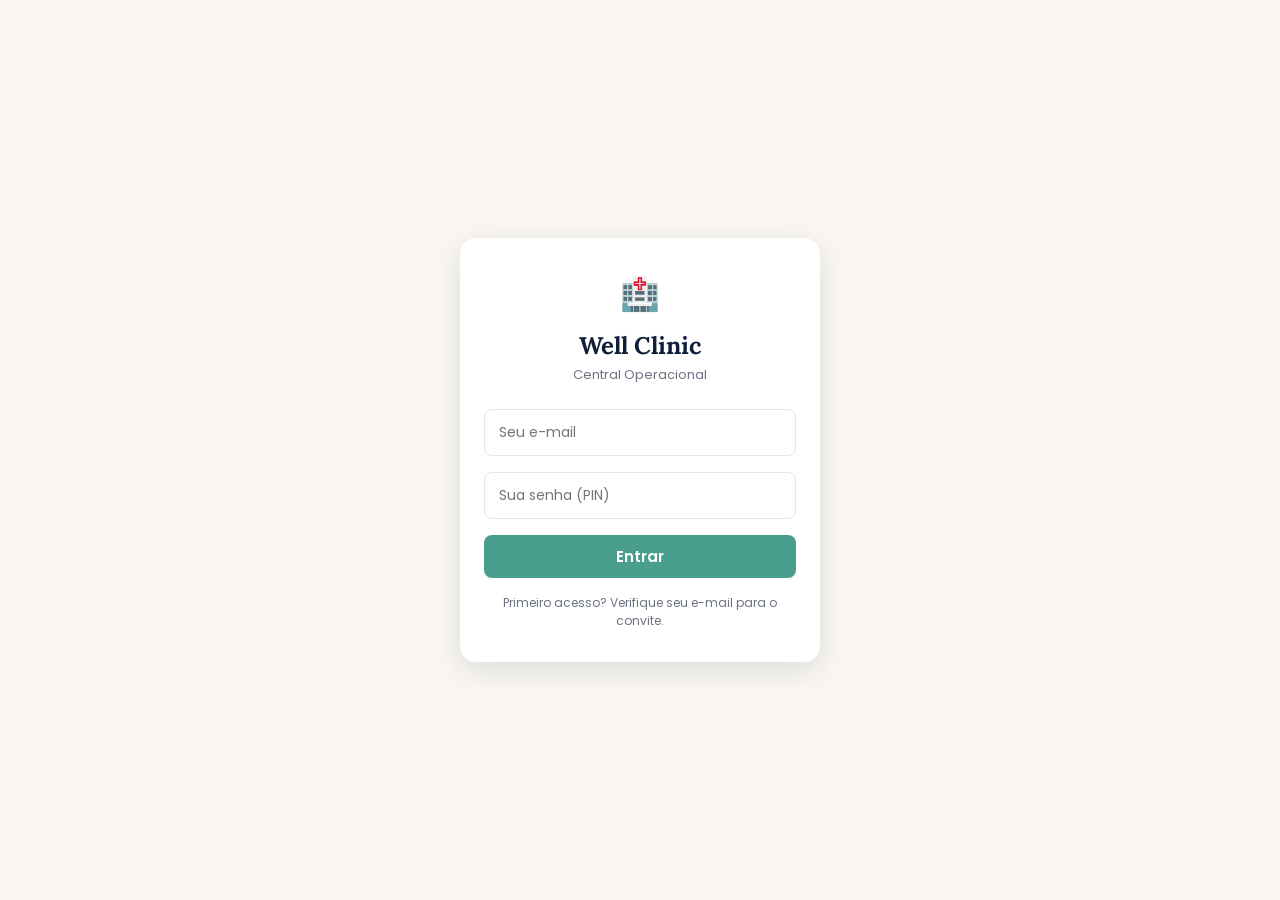
<file: index.html>
<!DOCTYPE html>
<html lang="pt-BR">
<head>
  <meta charset="UTF-8">
  <meta name="viewport" content="width=device-width, initial-scale=1.0">
  <meta http-equiv="Cache-Control" content="no-cache, no-store, must-revalidate">
  <title>Well Clinic Central</title>
  <link rel="stylesheet" href="css/wellclinic.css">
  <style>
    /* ── Estilos específicos do Portal Hub ── */
    .hub-welcome {
      font-family: var(--font-titulo);
      font-size: 18px;
      font-weight: 600;
      color: var(--azul);
      margin-bottom: 4px;
    }
    .hub-date {
      font-size: 13px;
      color: var(--cinza-texto);
      margin-bottom: 20px;
    }
    .hub-section-title {
      font-size: 12px;
      font-weight: 700;
      text-transform: uppercase;
      letter-spacing: 1px;
      color: var(--cinza-texto);
      margin-bottom: 12px;
    }
    .module-grid {
      display: flex;
      flex-direction: column;
      gap: 12px;
    }
    .module-link {
      text-decoration: none;
      color: inherit;
    }
    .module-card {
      display: flex;
      align-items: center;
      gap: 14px;
    }
    .module-arrow {
      margin-left: auto;
      color: var(--cinza-leve);
      font-size: 18px;
      transition: var(--transition);
    }
    .wc-card--interactive:hover .module-arrow {
      color: var(--dourado);
      transform: translateX(3px);
    }
    .hub-footer {
      text-align: center;
      padding: 24px 0;
      font-size: 11px;
      color: var(--cinza-texto);
    }
    .hub-footer a {
      color: var(--dourado);
      text-decoration: none;
    }
    .btn-logout {
      background: none;
      border: none;
      color: rgba(255,255,255,.7);
      font-size: 12px;
      cursor: pointer;
      padding: 4px 8px;
    }
    .btn-logout:hover { color: var(--dourado-claro); }
  </style>
</head>
<body>

  <!-- Auth overlays (loading, login, register) -->
  <div class="wc-loading" id="wcLoading">
    <div class="wc-loading__spinner"></div>
    <div class="wc-loading__text">Carregando...</div>
  </div>
  <div class="wc-login" id="wcLogin">
    <div class="wc-login__box">
      <div style="font-size:32px;margin-bottom:12px;">🏥</div>
      <div class="wc-login__title">Well Clinic</div>
      <div class="wc-login__subtitle">Central Operacional</div>
      <div class="wc-form-group">
        <input type="email" id="loginEmail" class="wc-input" placeholder="Seu e-mail" autocomplete="email">
      </div>
      <div class="wc-form-group">
        <input type="password" id="loginPin" class="wc-input" placeholder="Sua senha (PIN)" autocomplete="current-password" inputmode="numeric">
      </div>
      <button class="wc-btn wc-btn--primary wc-btn--full wc-btn--lg" id="btnLogin">Entrar</button>
      <div id="loginError" class="wc-text-sm wc-mt-8" style="color:var(--vermelho);display:none;"></div>
      <div class="wc-text-sm wc-text-muted wc-mt-16">Primeiro acesso? Verifique seu e-mail para o convite.</div>
    </div>
  </div>
  <div class="wc-register" id="wcRegister">
    <div class="wc-login__box">
      <div style="font-size:32px;margin-bottom:12px;">👋</div>
      <div class="wc-login__title">Bem-vindo!</div>
      <div class="wc-login__subtitle" id="registerSubtitle">Configure seu acesso</div>
      <div class="wc-form-group">
        <label class="wc-label">Como quer ser chamado?</label>
        <input type="text" id="registerApelido" class="wc-input" placeholder="Ex: Jonatã, Dra. Jaque, Gabi...">
      </div>
      <div class="wc-form-group">
        <label class="wc-label">Crie uma senha (4+ dígitos)</label>
        <input type="password" id="registerPin" class="wc-input" placeholder="Sua senha" inputmode="numeric">
      </div>
      <div class="wc-form-group">
        <label class="wc-label">Confirme a senha</label>
        <input type="password" id="registerPinConfirm" class="wc-input" placeholder="Repita a senha" inputmode="numeric">
      </div>
      <button class="wc-btn wc-btn--primary wc-btn--full wc-btn--lg" id="btnRegister">Criar Acesso</button>
      <div id="registerError" class="wc-text-sm wc-mt-8" style="color:var(--vermelho);display:none;"></div>
    </div>
  </div>

  <!-- Conteúdo principal (escondido até autenticar) -->
  <div id="appContent" class="wc-hidden">

    <div class="wc-hero">
      <div class="wc-hero-top">
        <span class="wc-hero-brand">
          <span class="brand-icon" style="background:rgba(255,255,255,.1);display:flex;align-items:center;justify-content:center;font-size:16px;">🏥</span>
          Well Clinic Central
        </span>
        <button class="btn-logout" id="btnLogout">Sair ↗</button>
      </div>
      <div class="wc-hero-title" id="heroTitle">Olá!</div>
      <div class="wc-hero-subtitle" id="heroSubtitle"></div>
    </div>

    <div class="wc-container">
      <div class="hub-date" id="hubDate"></div>
      <div class="hub-section-title">Módulos</div>
      <div class="module-grid" id="moduleGrid"></div>

      <div class="hub-footer">
        <div>Well Clinic Central v2.0</div>
        <div class="wc-mt-8">Desenvolvido por <a href="#">Jonatã Schneider</a></div>
      </div>
    </div>
  </div>

  <!-- Scripts compartilhados -->
  <script src="js/config.js"></script>
  <script src="js/api.js"></script>
  <script src="js/auth.js"></script>
  <script src="js/ui.js"></script>

  <script>
    // ════════════════════════════════════════
    // PORTAL HUB — Lógica da página
    // ════════════════════════════════════════

    document.addEventListener('DOMContentLoaded', async () => {
      WC.api.init();
      WC.ui.bindAuthEvents();

      const result = await WC.auth.init();
      if (!result.authenticated) return;

      // Mostrar app
      document.getElementById('appContent').classList.remove('wc-hidden');
      renderHub();
    });

    function renderHub() {
      const user = WC.auth.getUser();
      const displayName = WC.auth.getDisplayName();

      // Hero
      document.getElementById('heroTitle').textContent = `Olá, ${displayName}!`;
      document.getElementById('heroSubtitle').textContent = `${user.cargo} • ${user.equipe}`;

      // Data
      document.getElementById('hubDate').textContent = WC.ui.capitalize(WC.ui.formatDate());

      // Módulos
      const grid = document.getElementById('moduleGrid');
      grid.innerHTML = '';

      Object.entries(WC.config.MODULES).forEach(([key, mod], i) => {
        // Verificar acesso por perfil
        if (mod.perfil && !WC.auth.hasProfile(mod.perfil)) return;

        const card = document.createElement('a');
        card.href = mod.page;
        card.className = 'module-link';
        card.innerHTML = `
          <div class="wc-card wc-card--interactive wc-animate-in" style="animation-delay:${i * 0.05}s">
            <div class="module-card">
              <div class="wc-card__icon wc-card__icon--${mod.color}">${mod.icon}</div>
              <div>
                <div class="wc-card__title">${mod.title}</div>
              </div>
              <span class="module-arrow">›</span>
            </div>
          </div>
        `;
        grid.appendChild(card);
      });

      // Logout
      document.getElementById('btnLogout').addEventListener('click', () => {
        WC.auth.logout();
      });
    }
  </script>
</body>
</html>
</file>
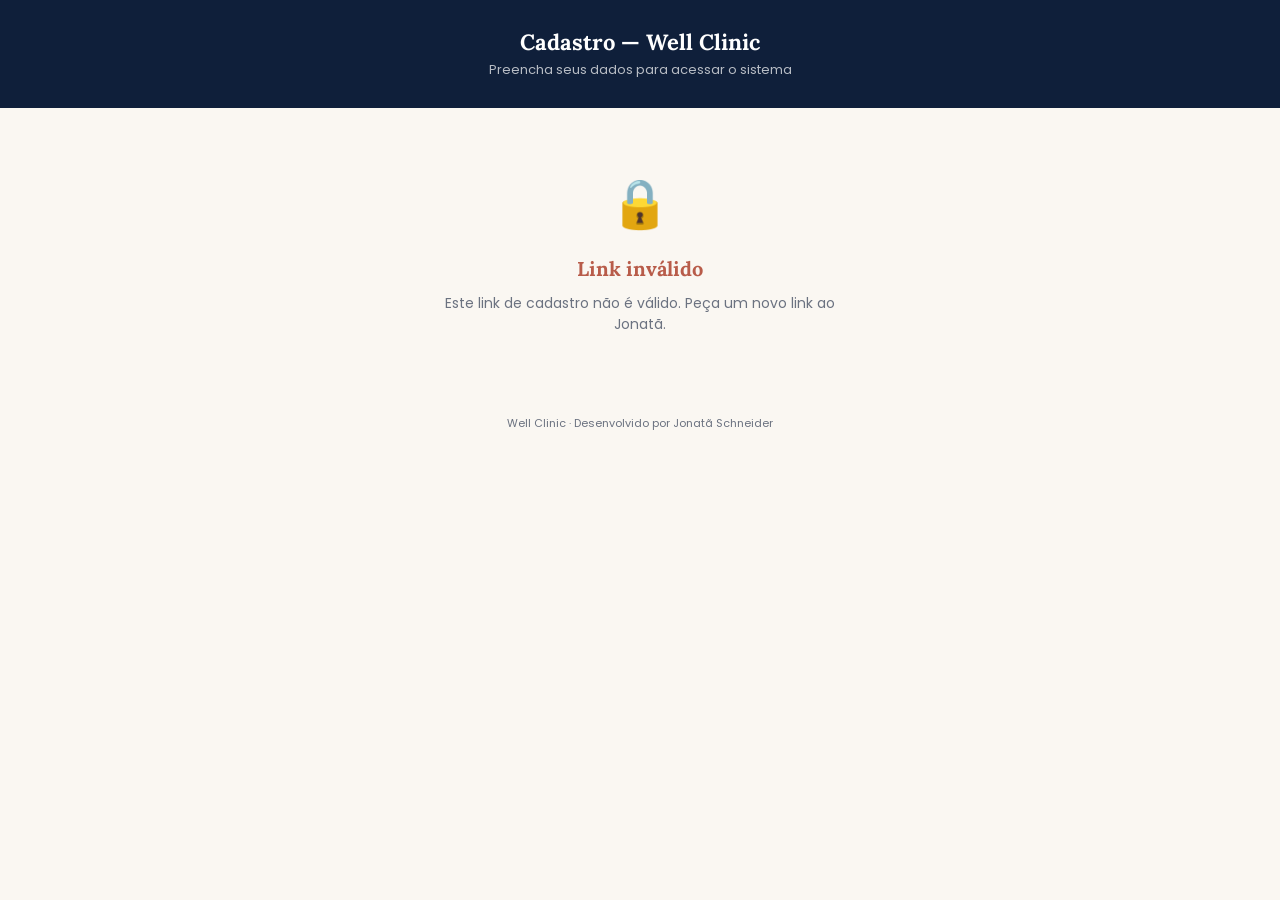
<file: cadastro.html>
<!DOCTYPE html>
<html lang="pt-BR">
<head>
  <meta charset="UTF-8">
  <meta name="viewport" content="width=device-width, initial-scale=1.0, maximum-scale=1.0, user-scalable=no">
  <title>Cadastro — Well Clinic Central</title>
  <link rel="preconnect" href="https://fonts.googleapis.com">
  <link href="https://fonts.googleapis.com/css2?family=Lora:wght@400;600;700&family=Poppins:wght@300;400;500;600;700&display=swap" rel="stylesheet">
  <style>
    :root {
      --azul: #0F1F3A;
      --dourado: #A0896C;
      --verde: #4A9E8E;
      --marfim: #FAF7F2;
      --grafite: #2D2D3A;
      --terra: #B85C4A;
      --cinza-leve: #E8E4DF;
      --cinza-texto: #6B7280;
      --branco: #FFFFFF;
    }
    * { margin: 0; padding: 0; box-sizing: border-box; }
    body {
      font-family: 'Poppins', sans-serif;
      background: var(--marfim);
      color: var(--grafite);
      min-height: 100vh;
      display: flex;
      flex-direction: column;
      align-items: center;
    }
    .header {
      background: var(--azul);
      color: white;
      width: 100%;
      padding: 28px 20px;
      text-align: center;
    }
    .header h1 {
      font-family: 'Lora', serif;
      font-size: 22px;
      font-weight: 700;
      margin-bottom: 4px;
    }
    .header p {
      font-size: 13px;
      opacity: 0.7;
    }
    .container {
      width: 100%;
      max-width: 440px;
      padding: 24px 20px 40px;
    }
    .intro {
      background: var(--branco);
      border-radius: 12px;
      padding: 20px;
      margin-bottom: 20px;
      border: 1px solid var(--cinza-leve);
    }
    .intro p {
      font-size: 14px;
      line-height: 1.6;
      color: var(--cinza-texto);
    }
    .intro strong { color: var(--azul); }
    .form-group {
      margin-bottom: 16px;
    }
    .form-group label {
      display: block;
      font-size: 13px;
      font-weight: 600;
      color: var(--azul);
      margin-bottom: 6px;
    }
    .form-group label .hint {
      font-weight: 400;
      color: var(--cinza-texto);
      font-size: 12px;
    }
    .form-group input {
      width: 100%;
      padding: 14px 16px;
      border: 2px solid var(--cinza-leve);
      border-radius: 10px;
      font-family: 'Poppins', sans-serif;
      font-size: 15px;
      color: var(--grafite);
      background: var(--branco);
      transition: border-color 0.2s;
      -webkit-appearance: none;
    }
    .form-group input:focus {
      outline: none;
      border-color: var(--verde);
    }
    .form-group input::placeholder {
      color: #B0ADA8;
    }
    .pin-row {
      display: flex;
      gap: 12px;
    }
    .pin-row .form-group { flex: 1; }
    .btn-submit {
      width: 100%;
      padding: 16px;
      background: var(--verde);
      color: white;
      border: none;
      border-radius: 10px;
      font-family: 'Poppins', sans-serif;
      font-size: 16px;
      font-weight: 600;
      cursor: pointer;
      margin-top: 8px;
      transition: background 0.2s, transform 0.1s;
    }
    .btn-submit:active { transform: scale(0.98); }
    .btn-submit:disabled {
      background: var(--cinza-leve);
      color: var(--cinza-texto);
      cursor: not-allowed;
    }
    .btn-submit.loading {
      background: var(--cinza-leve);
      color: var(--cinza-texto);
    }
    .error-msg {
      background: rgba(212,100,74,.1);
      color: var(--terra);
      padding: 12px 16px;
      border-radius: 8px;
      font-size: 13px;
      margin-bottom: 16px;
      display: none;
    }
    .success-screen {
      display: none;
      text-align: center;
      padding: 40px 20px;
    }
    .success-screen .check {
      font-size: 64px;
      margin-bottom: 16px;
    }
    .success-screen h2 {
      font-family: 'Lora', serif;
      font-size: 22px;
      color: var(--azul);
      margin-bottom: 12px;
    }
    .success-screen p {
      font-size: 14px;
      color: var(--cinza-texto);
      line-height: 1.6;
      margin-bottom: 24px;
    }
    .btn-login {
      display: inline-block;
      padding: 14px 32px;
      background: var(--azul);
      color: white;
      border-radius: 10px;
      text-decoration: none;
      font-weight: 600;
      font-size: 15px;
    }
    .footer {
      text-align: center;
      padding: 20px;
      font-size: 11px;
      color: var(--cinza-texto);
    }
    .invalid-screen {
      display: none;
      text-align: center;
      padding: 60px 20px;
    }
    .invalid-screen .icon { font-size: 48px; margin-bottom: 16px; }
    .invalid-screen h2 {
      font-family: 'Lora', serif;
      font-size: 20px;
      color: var(--terra);
      margin-bottom: 12px;
    }
    .invalid-screen p { font-size: 14px; color: var(--cinza-texto); }
  </style>
</head>
<body>

  <div class="header">
    <h1>Cadastro — Well Clinic</h1>
    <p>Preencha seus dados para acessar o sistema</p>
  </div>

  <!-- Tela de link inválido -->
  <div class="container invalid-screen" id="invalidScreen">
    <div class="icon">🔒</div>
    <h2>Link inválido</h2>
    <p>Este link de cadastro não é válido. Peça um novo link ao Jonatã.</p>
  </div>

  <!-- Formulário de cadastro -->
  <div class="container" id="formScreen">
    <div class="intro">
      <p>Bem-vindo à <strong>Well Clinic Central</strong> — a plataforma da clínica que reúne todo operacional em um só lugar.</p>
    </div>

    <div class="error-msg" id="errorMsg"></div>

    <form id="cadastroForm" onsubmit="return false;">
      <div class="form-group">
        <label>Nome completo</label>
        <input type="text" id="nome" placeholder="Seu nome completo" required autocomplete="name">
      </div>

      <div class="form-group">
        <label>Apelido <span class="hint">(como quer ser chamado)</span></label>
        <input type="text" id="apelido" placeholder="Ex: Gabi, Schneider, Dr. Robert...">
      </div>

      <div class="form-group">
        <label>Email</label>
        <input type="email" id="email" placeholder="seu@email.com" required autocomplete="email">
      </div>

      <div class="pin-row">
        <div class="form-group">
          <label>PIN <span class="hint">(4 dígitos)</span></label>
          <input type="tel" id="pin" placeholder="••••" maxlength="4" pattern="[0-9]{4}" inputmode="numeric" required>
        </div>
        <div class="form-group">
          <label>Confirmar PIN</label>
          <input type="tel" id="pinConfirm" placeholder="••••" maxlength="4" pattern="[0-9]{4}" inputmode="numeric" required>
        </div>
      </div>

      <button type="submit" class="btn-submit" id="btnSubmit" onclick="submitCadastro()">
        ✓ Criar Minha Conta
      </button>
    </form>
  </div>

  <!-- Tela de sucesso -->
  <div class="container success-screen" id="successScreen">
    <div class="check">✅</div>
    <h2>Cadastro realizado!</h2>
    <p>Sua conta está ativa, <strong id="displayName"></strong>.<br>
    Agora é só fazer login com seu email e PIN.</p>
    <a href="https://jotash24-sys.github.io/wellclinic-central/" class="btn-login">Acessar Well Clinic Central</a>
  </div>

  <div class="footer">
    Well Clinic · Desenvolvido por Jonatã Schneider
  </div>

  <script>
    // ── Config ──
    var API_URL = 'https://script.google.com/macros/s/AKfycbyJqDDH8h5gaybLSk1v11-JOYL-FMvHot1BI9fq1mo5JBMWGyY4E6pG3J7ydN9SWMDUiA/exec';

    // ── Ler parâmetros da URL ──
    var params = new URLSearchParams(window.location.search);
    var registroCode = params.get('code') || '';
    var preEquipe = params.get('equipe') || '';
    var preCargo = params.get('cargo') || '';
    var prePerfil = params.get('perfil') || '';

    // ── Validar código ──
    if (!registroCode) {
      document.getElementById('formScreen').style.display = 'none';
      document.getElementById('invalidScreen').style.display = 'block';
    }

    // ── Enviar cadastro ──
    function submitCadastro() {
      var nome = document.getElementById('nome').value.trim();
      var apelido = document.getElementById('apelido').value.trim();
      var email = document.getElementById('email').value.trim();
      var pin = document.getElementById('pin').value.trim();
      var pinConfirm = document.getElementById('pinConfirm').value.trim();
      var errorEl = document.getElementById('errorMsg');
      var btn = document.getElementById('btnSubmit');

      // Validações
      errorEl.style.display = 'none';

      if (!nome || !email || !pin) {
        showError('Preencha nome, email e PIN.');
        return;
      }

      if (!/^\d{4}$/.test(pin)) {
        showError('O PIN deve ter exatamente 4 dígitos numéricos.');
        return;
      }

      if (pin !== pinConfirm) {
        showError('Os PINs não conferem. Digite novamente.');
        document.getElementById('pinConfirm').value = '';
        document.getElementById('pinConfirm').focus();
        return;
      }

      // Desabilitar botão
      btn.disabled = true;
      btn.classList.add('loading');
      btn.textContent = 'Cadastrando...';

      // Enviar para API
      fetch(API_URL, {
        method: 'POST',
        headers: { 'Content-Type': 'text/plain' },
        body: JSON.stringify({
          tipo_registro: 'auto_cadastro',
          code: registroCode,
          nome: nome,
          apelido: apelido,
          email: email,
          pin: pin,
          cargo: preCargo,
          equipe: preEquipe,
          perfil: prePerfil
        })
      })
      .then(function(r) { return r.json(); })
      .then(function(res) {
        if (res.status === 'ok') {
          document.getElementById('displayName').textContent = res.user || apelido || nome;
          document.getElementById('formScreen').style.display = 'none';
          document.getElementById('successScreen').style.display = 'block';
        } else {
          showError(res.msg || 'Erro ao cadastrar. Tente novamente.');
          btn.disabled = false;
          btn.classList.remove('loading');
          btn.textContent = '✓ Criar Minha Conta';
        }
      })
      .catch(function(err) {
        showError('Erro de conexão. Verifique sua internet e tente novamente.');
        btn.disabled = false;
        btn.classList.remove('loading');
        btn.textContent = '✓ Criar Minha Conta';
      });
    }

    function showError(msg) {
      var el = document.getElementById('errorMsg');
      el.textContent = msg;
      el.style.display = 'block';
      el.scrollIntoView({ behavior: 'smooth', block: 'center' });
    }
  </script>
</body>
</html>
</file>
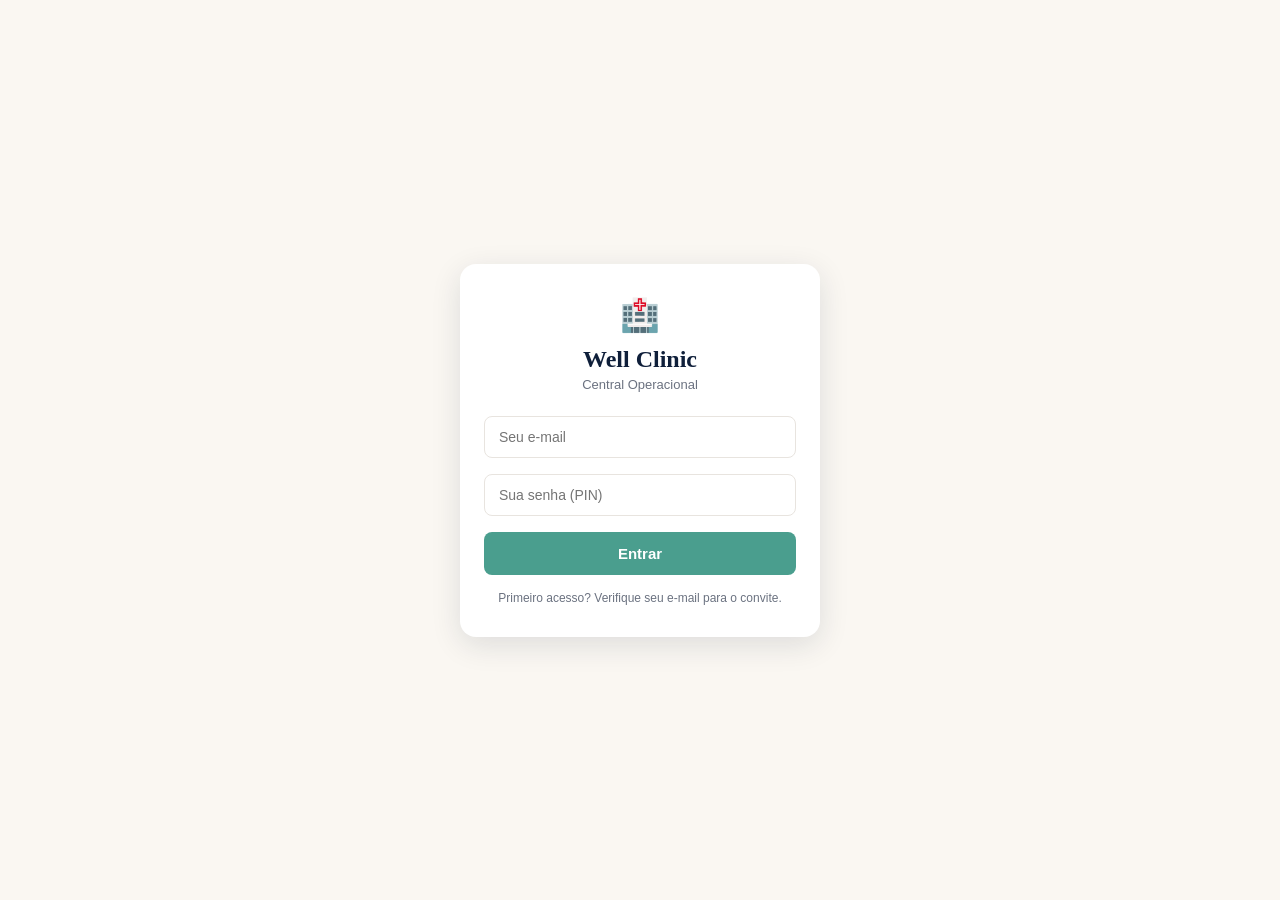
<file: checklist.html>
<!DOCTYPE html>
<html lang="pt-BR">
<head>
<meta charset="UTF-8">
<meta name="viewport" content="width=device-width, initial-scale=1.0, user-scalable=no">
<meta name="apple-mobile-web-app-capable" content="yes">
<meta name="apple-mobile-web-app-status-bar-style" content="black-translucent">
<title>Well Clinic — Checklist</title>

<!-- ═══ SHARED STYLESHEETS & SCRIPTS ═══ -->
<link rel="stylesheet" href="css/wellclinic.css">

<style>
  /* ═══════════════════════════════════════════════════════════
     CHECKLIST PAGE-SPECIFIC STYLES
     (Keep unique styles, remove duplicates with wellclinic.css)
     ═══════════════════════════════════════════════════════════ */

  /* ---- HEADER CUSTOMIZATION ---- */
  .header {
    background: var(--azul);
    color: var(--marfim);
    padding: 16px 20px;
    position: sticky;
    top: 0;
    z-index: 100;
    box-shadow: 0 2px 20px rgba(15,31,58,0.3);
  }
  .header-top {
    display: flex;
    align-items: center;
    justify-content: space-between;
    margin-bottom: 12px;
  }
  .header h1 {
    font-family: 'Lora', serif;
    font-size: 1.25rem;
    font-weight: 600;
    letter-spacing: 0.5px;
  }
  .header-badge {
    background: var(--verde);
    color: white;
    font-size: 0.65rem;
    font-weight: 600;
    padding: 3px 10px;
    border-radius: 20px;
    text-transform: uppercase;
    letter-spacing: 1px;
  }

  /* ---- TABS ---- */
  .tabs {
    display: flex;
    gap: 4px;
    background: rgba(255,255,255,0.08);
    border-radius: 10px;
    padding: 3px;
  }
  .tab {
    flex: 1;
    text-align: center;
    padding: 8px 12px;
    font-size: 0.75rem;
    font-weight: 500;
    color: rgba(250,247,242,0.5);
    border-radius: 8px;
    cursor: pointer;
    transition: var(--transition);
    border: none;
    background: none;
  }
  .tab.active {
    background: var(--verde);
    color: white;
    font-weight: 600;
  }
  .tab:not(.active):hover {
    color: rgba(250,247,242,0.8);
    background: rgba(255,255,255,0.05);
  }

  /* ---- CONTAINER ---- */
  .container {
    max-width: 600px;
    margin: 0 auto;
    padding: 16px;
    padding-bottom: 100px;
  }

  /* ---- VIEWS ---- */
  .view { display: none; }
  .view.active { display: block; }

  /* ---- SELEÇÃO DE PESSOA / USER BADGE ---- */
  .select-card {
    background: var(--branco);
    border-radius: var(--radius);
    padding: 24px 20px;
    box-shadow: 0 2px 12px rgba(15,31,58,0.08);
    margin-bottom: 16px;
  }
  .select-card label {
    display: block;
    font-size: 0.75rem;
    font-weight: 600;
    text-transform: uppercase;
    letter-spacing: 1.5px;
    color: var(--dourado);
    margin-bottom: 10px;
  }
  .select-card select {
    width: 100%;
    padding: 14px 16px;
    font-family: 'Poppins', sans-serif;
    font-size: 1rem;
    border: 2px solid var(--cinza-leve);
    border-radius: 10px;
    background: var(--marfim);
    color: var(--azul);
    appearance: none;
    background-image: url("data:image/svg+xml,%3Csvg xmlns='http://www.w3.org/2000/svg' width='12' height='8'%3E%3Cpath d='M1 1l5 5 5-5' stroke='%23A0896C' stroke-width='2' fill='none'/%3E%3C/svg%3E");
    background-repeat: no-repeat;
    background-position: right 16px center;
    cursor: pointer;
    transition: var(--transition);
  }
  .select-card select:focus {
    outline: none;
    border-color: var(--verde);
    box-shadow: 0 0 0 3px rgba(74,158,142,0.15);
  }

  /* ---- INFO CONTINGÊNCIA ---- */
  .contingencia-info {
    background: linear-gradient(135deg, var(--azul), #1a2d4d);
    color: var(--marfim);
    border-radius: var(--radius);
    padding: 16px 20px;
    margin-bottom: 16px;
    font-size: 0.85rem;
  }
  .contingencia-info strong {
    color: var(--dourado);
  }
  .contingencia-info .dia {
    font-family: 'Lora', serif;
    font-size: 1.1rem;
    font-weight: 600;
    margin-bottom: 6px;
  }

  /* ---- TIPO SELECTOR ---- */
  .tipo-selector {
    display: flex;
    gap: 10px;
    margin-bottom: 20px;
  }
  .tipo-btn {
    flex: 1;
    padding: 16px;
    border-radius: var(--radius);
    border: 2px solid var(--cinza-leve);
    background: var(--branco);
    cursor: pointer;
    text-align: center;
    transition: var(--transition);
    font-family: 'Poppins', sans-serif;
  }
  .tipo-btn .icon { font-size: 1.5rem; margin-bottom: 4px; }
  .tipo-btn .label { font-size: 0.8rem; font-weight: 600; color: var(--azul); }
  .tipo-btn.active {
    border-color: var(--verde);
    background: rgba(74,158,142,0.06);
    box-shadow: 0 0 0 3px rgba(74,158,142,0.1);
  }
  .tipo-btn:hover:not(.active) {
    border-color: var(--dourado);
  }

  /* ---- PROGRESS BAR ---- */
  .progress-container {
    background: var(--branco);
    border-radius: var(--radius);
    padding: 16px 20px;
    box-shadow: 0 2px 12px rgba(15,31,58,0.08);
    margin-bottom: 16px;
  }
  .progress-header {
    display: flex;
    justify-content: space-between;
    align-items: center;
    margin-bottom: 10px;
  }
  .progress-text {
    font-size: 0.8rem;
    font-weight: 600;
    color: var(--azul);
  }
  .progress-count {
    font-size: 0.8rem;
    color: var(--dourado);
    font-weight: 600;
  }
  .progress-bar {
    width: 100%;
    height: 8px;
    background: var(--cinza-leve);
    border-radius: 4px;
    overflow: hidden;
  }
  .progress-fill {
    height: 100%;
    background: linear-gradient(90deg, var(--verde), #5CB8A5);
    border-radius: 4px;
    transition: width 0.5s cubic-bezier(0.4, 0, 0.2, 1);
    width: 0%;
  }

  /* ---- AREA GROUP ---- */
  .area-group {
    margin-bottom: 16px;
    animation: fadeInUp 0.4s ease forwards;
    opacity: 0;
  }
  @keyframes fadeInUp {
    from { opacity: 0; transform: translateY(12px); }
    to { opacity: 1; transform: translateY(0); }
  }
  .area-header {
    display: flex;
    align-items: center;
    gap: 10px;
    padding: 10px 0;
  }
  .area-dot {
    width: 10px;
    height: 10px;
    border-radius: 50%;
    background: var(--dourado);
    flex-shrink: 0;
  }
  .area-name {
    font-family: 'Lora', serif;
    font-size: 0.95rem;
    font-weight: 600;
    color: var(--azul);
  }
  .area-setor {
    font-size: 0.65rem;
    text-transform: uppercase;
    letter-spacing: 1px;
    color: var(--cinza-texto);
    background: var(--cinza-leve);
    padding: 2px 8px;
    border-radius: 4px;
  }

  /* ---- CHECKLIST ITEM ---- */
  .check-item {
    background: var(--branco);
    border-radius: 10px;
    padding: 14px 16px;
    margin-bottom: 8px;
    box-shadow: 0 2px 12px rgba(15,31,58,0.08);
    display: flex;
    align-items: flex-start;
    gap: 14px;
    transition: var(--transition);
    cursor: pointer;
    border-left: 3px solid transparent;
  }
  .check-item:hover {
    box-shadow: 0 4px 24px rgba(15,31,58,0.12);
    transform: translateY(-1px);
  }
  .check-item.checked {
    background: rgba(74,158,142,0.04);
    border-left-color: var(--verde);
    opacity: 0.8;
  }
  .check-item.alta { border-left-color: var(--vermelho); }
  .check-item.alta.checked { border-left-color: var(--verde); }

  .check-box {
    width: 28px;
    height: 28px;
    border-radius: 8px;
    border: 2px solid var(--cinza-leve);
    flex-shrink: 0;
    display: flex;
    align-items: center;
    justify-content: center;
    transition: var(--transition);
    margin-top: 1px;
  }
  .check-item.checked .check-box {
    background: var(--verde);
    border-color: var(--verde);
  }
  .check-box svg {
    width: 16px;
    height: 16px;
    opacity: 0;
    transition: var(--transition);
    stroke: white;
    stroke-width: 3;
    fill: none;
  }
  .check-item.checked .check-box svg { opacity: 1; }

  .check-content { flex: 1; }
  .check-desc {
    font-size: 0.88rem;
    line-height: 1.4;
    color: var(--azul);
  }
  .check-item.checked .check-desc {
    text-decoration: line-through;
    color: var(--cinza-texto);
  }
  .check-priority {
    font-size: 0.6rem;
    font-weight: 700;
    text-transform: uppercase;
    letter-spacing: 1px;
    color: var(--vermelho);
    margin-top: 4px;
  }

  /* ---- OBSERVAÇÕES ---- */
  .obs-section {
    background: var(--branco);
    border-radius: var(--radius);
    padding: 20px;
    box-shadow: 0 2px 12px rgba(15,31,58,0.08);
    margin-bottom: 16px;
  }
  .obs-section label {
    display: block;
    font-size: 0.75rem;
    font-weight: 600;
    text-transform: uppercase;
    letter-spacing: 1.5px;
    color: var(--dourado);
    margin-bottom: 10px;
  }
  .obs-section textarea {
    width: 100%;
    padding: 12px 14px;
    font-family: 'Poppins', sans-serif;
    font-size: 0.88rem;
    border: 2px solid var(--cinza-leve);
    border-radius: 10px;
    background: var(--marfim);
    color: var(--azul);
    resize: vertical;
    min-height: 80px;
    transition: var(--transition);
  }
  .obs-section textarea:focus {
    outline: none;
    border-color: var(--verde);
    box-shadow: 0 0 0 3px rgba(74,158,142,0.15);
  }

  /* ---- ASSINATURA ---- */
  .signature-section {
    background: var(--branco);
    border-radius: var(--radius);
    padding: 20px;
    box-shadow: 0 2px 12px rgba(15,31,58,0.08);
    margin-bottom: 20px;
    text-align: center;
  }
  .signature-section label {
    display: block;
    font-size: 0.75rem;
    font-weight: 600;
    text-transform: uppercase;
    letter-spacing: 1.5px;
    color: var(--dourado);
    margin-bottom: 12px;
  }
  .signature-canvas {
    width: 100%;
    height: 100px;
    border: 2px dashed var(--cinza-leve);
    border-radius: 10px;
    background: var(--marfim);
    cursor: crosshair;
    touch-action: none;
  }
  .signature-canvas.signed {
    border-color: var(--verde);
    border-style: solid;
  }
  .clear-sig {
    margin-top: 8px;
    font-size: 0.75rem;
    color: var(--cinza-texto);
    background: none;
    border: none;
    cursor: pointer;
    text-decoration: underline;
    font-family: 'Poppins', sans-serif;
  }

  /* ---- SUBMIT BUTTON ---- */
  .submit-btn {
    width: 100%;
    padding: 18px;
    font-family: 'Poppins', sans-serif;
    font-size: 1rem;
    font-weight: 700;
    color: white;
    background: linear-gradient(135deg, var(--verde), #3D8A7C);
    border: none;
    border-radius: var(--radius);
    cursor: pointer;
    box-shadow: 0 4px 16px rgba(74,158,142,0.3);
    transition: var(--transition);
    text-transform: uppercase;
    letter-spacing: 1px;
  }
  .submit-btn:hover {
    transform: translateY(-2px);
    box-shadow: 0 6px 24px rgba(74,158,142,0.4);
  }
  .submit-btn:active { transform: translateY(0); }
  .submit-btn:disabled {
    opacity: 0.5;
    cursor: not-allowed;
    transform: none;
  }

  /* ---- EMPTY STATE ---- */
  .empty-state {
    text-align: center;
    padding: 40px 20px;
    color: var(--cinza-texto);
  }
  .empty-state .icon {
    font-size: 48px;
    margin-bottom: 12px;
    display: block;
    opacity: 0.5;
  }
  .empty-state p {
    font-size: 0.9rem;
  }

  /* ---- LOADING STATE ---- */
  .loading {
    text-align: center;
    padding: 30px;
    display: flex;
    align-items: center;
    justify-content: center;
    gap: 12px;
    color: var(--cinza-texto);
    font-size: 0.9rem;
  }
  .spinner {
    width: 16px;
    height: 16px;
    border: 2px solid var(--cinza-leve);
    border-top-color: var(--verde);
    border-radius: 50%;
    animation: spin 0.8s linear infinite;
  }
  @keyframes spin {
    to { transform: rotate(360deg); }
  }

  /* ---- RESERVA ---- */
  .form-group {
    margin-bottom: 16px;
  }
  .form-group label {
    display: block;
    font-size: 0.8rem;
    font-weight: 600;
    color: var(--azul);
    margin-bottom: 6px;
    text-transform: uppercase;
    letter-spacing: 0.5px;
  }
  .form-group input,
  .form-group select,
  .form-group textarea {
    width: 100%;
    padding: 12px 14px;
    font-family: 'Poppins', sans-serif;
    font-size: 0.9rem;
    border: 2px solid var(--cinza-leve);
    border-radius: 10px;
    background: var(--marfim);
    color: var(--azul);
    transition: var(--transition);
  }
  .form-group input:focus,
  .form-group select:focus,
  .form-group textarea:focus {
    outline: none;
    border-color: var(--verde);
    box-shadow: 0 0 0 3px rgba(74,158,142,0.15);
  }

  .section-title {
    font-family: 'Lora', serif;
    font-size: 1.1rem;
    font-weight: 600;
    color: var(--azul);
    margin-bottom: 20px;
    padding-bottom: 10px;
    border-bottom: 2px solid var(--cinza-leve);
  }

  .reserva-card {
    background: var(--branco);
    border-radius: var(--radius);
    padding: 16px;
    margin-bottom: 12px;
    box-shadow: 0 2px 12px rgba(15,31,58,0.08);
    border-left: 4px solid var(--dourado);
  }
  .reserva-card h4 {
    font-family: 'Lora', serif;
    font-size: 0.95rem;
    color: var(--azul);
    margin: 0 0 8px 0;
  }
  .reserva-detail {
    font-size: 0.8rem;
    color: var(--cinza-texto);
    line-height: 1.5;
  }
  .status-badge {
    display: inline-block;
    padding: 3px 10px;
    border-radius: 12px;
    font-size: 0.7rem;
    font-weight: 600;
    text-transform: uppercase;
  }
  .status-badge.pendente {
    background: rgba(160,137,108,0.12);
    color: var(--dourado);
  }
  .status-badge.aprovada {
    background: rgba(74,158,142,0.12);
    color: var(--verde);
  }
  .status-badge.recusada {
    background: rgba(212,100,74,0.12);
    color: var(--vermelho);
  }

  /* ---- REGRAS ---- */
  .regras-card {
    background: var(--branco);
    border-radius: var(--radius);
    padding: 16px;
    margin-bottom: 12px;
    box-shadow: 0 2px 12px rgba(15,31,58,0.08);
    border-left: 4px solid var(--dourado);
  }
  .regra-categoria {
    font-size: 0.7rem;
    text-transform: uppercase;
    letter-spacing: 1px;
    color: var(--dourado);
    font-weight: 700;
    margin-bottom: 4px;
  }
  .regra-texto {
    font-size: 0.9rem;
    color: var(--azul);
    line-height: 1.5;
    margin-bottom: 6px;
  }
  .regra-obs {
    font-size: 0.75rem;
    color: var(--cinza-texto);
    font-style: italic;
  }

  /* ---- TOAST ---- */
  .toast {
    position: fixed;
    bottom: 20px;
    left: 20px;
    right: 20px;
    padding: 16px 20px;
    background: var(--verde);
    color: white;
    border-radius: var(--radius);
    box-shadow: 0 8px 30px rgba(15,31,58,0.12);
    display: none;
    z-index: 2000;
    animation: slideUp 0.3s ease;
  }
  .toast.show { display: block; }
  .toast.error { background: var(--vermelho); }
  @keyframes slideUp {
    from { transform: translateY(100%); opacity: 0; }
    to { transform: translateY(0); opacity: 1; }
  }
</style>
</head>
<body>

<!-- ===== HEADER ===== -->
<div class="header">
  <div class="header-top">
    <a href="index.html" style="color:rgba(255,255,255,.8);text-decoration:none;font-size:13px;display:flex;align-items:center;gap:4px;">← Portal</a>
    <h1>✅ Checklist</h1>
    <span class="header-badge" id="headerBadge">Checklist</span>
  </div>
  <div class="tabs">
    <button class="tab active" onclick="switchView('checklist')">✅ Checklist</button>
    <button class="tab" onclick="switchView('reserva')">🗓 Reserva</button>
    <button class="tab" onclick="switchView('regras')">📋 Regras</button>
  </div>
</div>

<!-- ===== MAIN CONTAINER ===== -->
<div class="container">

  <!-- ===== VIEW: CHECKLIST ===== -->
  <div class="view active" id="view-checklist">

    <!-- User Badge (auto-detected) -->
    <div id="userBadgeContainer"></div>

    <!-- Seleção de Pessoa (fallback) -->
    <div class="select-card" id="selectCardFallback" style="display:none;">
      <label>Quem é você?</label>
      <select id="selectPessoa" onchange="onPessoaChange()">
        <option value="">Selecione seu nome...</option>
      </select>
    </div>

    <!-- Info contingência -->
    <div class="contingencia-info" id="contingenciaInfo" style="display:none;">
      <div class="dia" id="contDia"></div>
      <div id="contTexto"></div>
    </div>

    <!-- Tipo: Abertura ou Fechamento -->
    <div class="tipo-selector" id="tipoSelector" style="display:none;">
      <div class="tipo-btn" data-tipo="Abertura" onclick="selectTipo('Abertura')">
        <div class="icon">🌅</div>
        <div class="label">Abertura</div>
      </div>
      <div class="tipo-btn" data-tipo="Fechamento" onclick="selectTipo('Fechamento')">
        <div class="icon">🌙</div>
        <div class="label">Fechamento</div>
      </div>
    </div>

    <!-- Progresso -->
    <div class="progress-container" id="progressContainer" style="display:none;">
      <div class="progress-header">
        <span class="progress-text" id="progressText">Progresso</span>
        <span class="progress-count" id="progressCount">0 / 0</span>
      </div>
      <div class="progress-bar">
        <div class="progress-fill" id="progressFill"></div>
      </div>
    </div>

    <!-- Itens do Checklist -->
    <div id="checklistContainer"></div>

    <!-- Observações -->
    <div class="obs-section" id="obsSection" style="display:none;">
      <label>Observações (opcional)</label>
      <textarea id="obsText" placeholder="Alguma observação ou pendência..."></textarea>
    </div>

    <!-- Assinatura Digital -->
    <div class="signature-section" id="sigSection" style="display:none;">
      <label>Assinatura Digital</label>
      <canvas class="signature-canvas" id="sigCanvas"></canvas>
      <br>
      <button class="clear-sig" onclick="clearSignature()">Limpar assinatura</button>
    </div>

    <!-- Botão Enviar -->
    <button class="submit-btn" id="submitBtn" style="display:none;" onclick="submitChecklist()" disabled>
      Registrar Checklist
    </button>
  </div>

  <!-- ===== VIEW: RESERVA ===== -->
  <div class="view" id="view-reserva">

    <div class="section-title">Nova Reserva de Sala</div>

    <div class="select-card" style="margin-bottom: 20px;">
      <div class="form-group">
        <label>Solicitante</label>
        <select id="reservaSolicitante">
          <option value="">Selecione seu nome...</option>
        </select>
      </div>
      <div class="form-group">
        <label>Sala</label>
        <select id="reservaSala">
          <option value="">Selecione a sala...</option>
          <option value="Sala 209">Sala 209</option>
          <option value="Sala 8">Sala 8 / Consultório 8</option>
          <option value="Sala Dentistas">Sala dos Dentistas</option>
          <option value="Auditório">Auditório</option>
          <option value="Consultório 1">Consultório 1</option>
          <option value="Consultório 2">Consultório 2</option>
          <option value="Consultório 3">Consultório 3</option>
          <option value="Laboratório">Laboratório</option>
        </select>
      </div>
      <div class="form-group">
        <label>Data</label>
        <input type="date" id="reservaData">
      </div>
      <div style="display:flex; gap:10px;">
        <div class="form-group" style="flex:1;">
          <label>Hora Início</label>
          <input type="time" id="reservaInicio">
        </div>
        <div class="form-group" style="flex:1;">
          <label>Hora Fim</label>
          <input type="time" id="reservaFim">
        </div>
      </div>
      <div class="form-group">
        <label>Motivo</label>
        <textarea id="reservaMotivo" rows="3" placeholder="Descreva o motivo da reserva..."></textarea>
      </div>
      <button class="submit-btn" onclick="submitReserva()">
        Solicitar Reserva
      </button>
    </div>

    <div class="section-title">Minhas Reservas</div>
    <div id="reservasList">
      <div class="loading"><div class="spinner"></div>Carregando...</div>
    </div>
  </div>

  <!-- ===== VIEW: REGRAS ===== -->
  <div class="view" id="view-regras">
    <div class="section-title">Regras e Protocolos</div>
    <div id="regrasList">
      <div class="loading"><div class="spinner"></div>Carregando...</div>
    </div>
  </div>
</div>

<!-- ===== TOAST ===== -->
<div class="toast" id="toast"></div>

<!-- ═══ SHARED SCRIPTS ═══ -->
<script src="js/config.js"></script>
<script src="js/auth.js"></script>
<script src="js/api.js"></script>
<script src="js/ui.js"></script>

<script>
  // ════════════════════════════════════════════════════════════════
  // CHECKLIST APPLICATION — MAIN CODE
  // ════════════════════════════════════════════════════════════════

  // ──────────────────────────────────────────────────────────────
  // STATE VARIABLES
  // ──────────────────────────────────────────────────────────────
  let equipe = [];
  let checklistItems = [];
  let checkedItems = new Set();
  let pessoaSelecionada = null;
  let tipoSelecionado = null;
  let sigCanvas, sigCtx, isDrawing = false, hasSigned = false;

  // ──────────────────────────────────────────────────────────────
  // INITIALIZATION
  // ──────────────────────────────────────────────────────────────
  document.addEventListener('DOMContentLoaded', async () => {
    // Initialize signature canvas
    initSignatureCanvas();

    // Check authentication
    const session = WC.auth.getSession();
    if (!session) {
      window.location.href = WC.config.BASE_URL;
      return;
    }

    // Load equipe and auto-detect user
    await loadEquipe();
    setDefaultDate();
    autoSelectUserFromSession();

    // Deep link: if came from portal with ?view=reserva
    const urlParams = new URLSearchParams(window.location.search);
    if (urlParams.get('view') === 'reserva') {
      setTimeout(() => {
        document.querySelectorAll('.tab')[1].click();
      }, 300);
    }
  });

  // ──────────────────────────────────────────────────────────────
  // USER DETECTION FROM SESSION
  // ──────────────────────────────────────────────────────────────
  function autoSelectUserFromSession() {
    const session = WC.auth.getSession();
    if (!session || !session.user) return;

    const userInfo = session.user;
    const displayName = userInfo.apelido || userInfo.nome || '';

    if (!displayName) return;

    // Hide fallback dropdown
    const selectCard = document.getElementById('selectCardFallback');
    if (selectCard) selectCard.style.display = 'none';

    // Create and display user badge
    const badge = document.createElement('div');
    badge.className = 'select-card';
    badge.style.marginBottom = '16px';
    badge.innerHTML = `
      <div style="display:flex;align-items:center;gap:10px;">
        <span style="font-size:18px;width:36px;height:36px;display:flex;align-items:center;justify-content:center;background:rgba(160,137,108,.15);border-radius:50%;">👤</span>
        <div>
          <div style="font-weight:600;font-size:14px;color:#0F1F3A;">${displayName}</div>
          <div style="font-size:11px;color:#5A5A6E;text-transform:uppercase;letter-spacing:.3px;">Responsável</div>
        </div>
      </div>
    `;

    const container = document.getElementById('userBadgeContainer');
    container.appendChild(badge);

    // Auto-select in equipe and trigger
    autoSelectInEquipe(userInfo.nome || userInfo.email, userInfo);
    onPessoaChange();
  }

  function autoSelectInEquipe(nome, userInfo) {
    const select = document.getElementById('selectPessoa');
    const reservaSelect = document.getElementById('reservaSolicitante');

    // Find matching person in equipe
    let found = false;
    for (let i = 1; i < select.options.length; i++) {
      if (stripAccents(select.options[i].value) === stripAccents(nome)) {
        select.selectedIndex = i;
        found = true;
        break;
      }
    }

    // If not found, add to equipe
    if (!found) {
      const cargoMap = { gestor: 'Administração', operador: 'Operador', locatario: 'Dentista (Locatário)' };
      const cargo = (userInfo && userInfo.cargo) || cargoMap[(userInfo && userInfo.perfil)] || 'Equipe';
      equipe.push({ nome: nome, cargo: cargo, podFechar: ((userInfo && userInfo.perfil) === 'gestor') });
      select.add(new Option(nome + ' — ' + cargo, nome));
      select.selectedIndex = select.options.length - 1;
      reservaSelect.add(new Option(nome + ' — ' + cargo, nome));
      reservaSelect.selectedIndex = reservaSelect.options.length - 1;
    }

    // Also select in reserva dropdown
    for (let i = 1; i < reservaSelect.options.length; i++) {
      if (stripAccents(reservaSelect.options[i].value) === stripAccents(nome)) {
        reservaSelect.selectedIndex = i;
        break;
      }
    }
  }

  function stripAccents(str) {
    return str.normalize('NFD').replace(/[\u0300-\u036f]/g, '').toLowerCase();
  }

  // ──────────────────────────────────────────────────────────────
  // LOAD EQUIPE
  // ──────────────────────────────────────────────────────────────
  async function loadEquipe() {
    try {
      const res = await WC.api.get(WC.config.API_CHECKLIST, { action: 'getEquipe' });
      equipe = res.data || res;
      if (!Array.isArray(equipe)) equipe = [];
    } catch (err) {
      console.error('Erro ao carregar equipe:', err);
      // Fallback with local data
      equipe = [
        { nome: 'Jonathan', cargo: 'Administração', podFechar: true },
        { nome: 'André Landin', cargo: 'Administração', podFechar: false },
        { nome: 'Dra. Jaqueline', cargo: 'Dentista', podFechar: false },
        { nome: 'Vinícius', cargo: 'Dentista', podFechar: false },
        { nome: 'João', cargo: 'Dentista', podFechar: false },
        { nome: 'Luana', cargo: 'Dentista', podFechar: false },
        { nome: 'Manuela', cargo: 'Dentista', podFechar: false },
        { nome: 'Carlos', cargo: 'Dentista (Locatário)', podFechar: false },
        { nome: 'Robert', cargo: 'Dentista (Locatário)', podFechar: false },
        { nome: 'Gabriela', cargo: 'Recepcionista Operacional', podFechar: true },
        { nome: 'Concierge', cargo: 'Recepcionista Concierge', podFechar: true },
        { nome: 'Valet', cargo: 'Valet', podFechar: false },
        { nome: 'Henrique', cargo: 'Laboratório', podFechar: false },
        { nome: 'Lab Auxiliar', cargo: 'Laboratório', podFechar: false },
        { nome: 'Flávia', cargo: 'Serviços Gerais', podFechar: false }
      ];
    }

    populateSelects();
  }

  function populateSelects() {
    const selectPessoa = document.getElementById('selectPessoa');
    const reservaSolicitante = document.getElementById('reservaSolicitante');

    equipe.forEach(p => {
      const opt1 = new Option(`${p.nome} — ${p.cargo}`, p.nome);
      const opt2 = new Option(`${p.nome} — ${p.cargo}`, p.nome);
      selectPessoa.add(opt1);
      reservaSolicitante.add(opt2);
    });
  }

  function setDefaultDate() {
    const today = new Date().toISOString().split('T')[0];
    document.getElementById('reservaData').value = today;
  }

  // ──────────────────────────────────────────────────────────────
  // NAVIGATION
  // ──────────────────────────────────────────────────────────────
  function switchView(view) {
    document.querySelectorAll('.view').forEach(v => v.classList.remove('active'));
    document.querySelectorAll('.tab').forEach(t => t.classList.remove('active'));
    document.getElementById(`view-${view}`).classList.add('active');
    event.target.classList.add('active');

    const badge = document.getElementById('headerBadge');
    if (view === 'checklist') { badge.textContent = 'Checklist'; loadContingencia(); }
    if (view === 'reserva') { badge.textContent = 'Reserva'; loadReservas(); }
    if (view === 'regras') { badge.textContent = 'Regras'; loadRegras(); }
  }

  // ──────────────────────────────────────────────────────────────
  // CHECKLIST LOGIC
  // ──────────────────────────────────────────────────────────────
  function onPessoaChange() {
    const nome = document.getElementById('selectPessoa').value;
    if (!nome) {
      pessoaSelecionada = null;
      document.getElementById('tipoSelector').style.display = 'none';
      document.getElementById('progressContainer').style.display = 'none';
      document.getElementById('checklistContainer').innerHTML = '';
      return;
    }

    pessoaSelecionada = equipe.find(p => p.nome === nome);
    document.getElementById('tipoSelector').style.display = 'flex';
    loadContingencia();

    // Auto-select tipo based on cargo and time
    const hora = new Date().getHours();
    if (pessoaSelecionada.cargo === 'Serviços Gerais') {
      selectTipo('Abertura');
    } else if (hora >= 17) {
      selectTipo('Fechamento');
    }
  }

  function selectTipo(tipo) {
    tipoSelecionado = tipo;
    document.querySelectorAll('.tipo-btn').forEach(btn => {
      btn.classList.toggle('active', btn.dataset.tipo === tipo);
    });
    loadChecklistItems();
  }

  async function loadChecklistItems() {
    if (!pessoaSelecionada || !tipoSelecionado) return;

    const container = document.getElementById('checklistContainer');
    container.innerHTML = '<div class="loading"><div class="spinner"></div>Carregando itens...</div>';

    try {
      const res = await WC.api.get(WC.config.API_CHECKLIST, {
        action: 'getChecklist',
        cargo: pessoaSelecionada.cargo,
        tipo: tipoSelecionado
      });
      checklistItems = res.data || res;
      if (!Array.isArray(checklistItems)) checklistItems = [];
    } catch (err) {
      // Fallback: use local data
      checklistItems = getLocalChecklistItems(pessoaSelecionada.cargo, tipoSelecionado);
    }

    checkedItems = new Set();
    renderChecklist();
  }

  function getLocalChecklistItems(cargo, tipo) {
    // Complete local fallback data — ALL ITEMS PRESERVED EXACTLY
    const allItems = {
      'Abertura': [
        { id: 'AB01', areaNome: 'Quadro de Energia / Registro Rua', setor: 'Externo', ordem: 18, descricao: 'Religar registro geral de energia na rua', prioridade: 'Alta' },
        { id: 'AB02', areaNome: 'Quadro de Energia / Registro Rua', setor: 'Externo', ordem: 18, descricao: 'Religar disjuntores dos ACs externos', prioridade: 'Alta' },
        { id: 'AB03', areaNome: 'Quadro de Energia Interno', setor: 'Infraestrutura', ordem: 17, descricao: 'Religar disjuntores internos no quadro principal', prioridade: 'Alta' },
        { id: 'AB04', areaNome: 'Cozinha', setor: 'Fundos', ordem: 1, descricao: 'Iniciar protocolo de limpeza', prioridade: 'Normal' },
      ],
      'Fechamento_Dentista': [
        { id: 'FD01', areaNome: 'Compressor / Bombas a Vácuo', setor: 'Infraestrutura', ordem: 14, descricao: 'Verificar se não há mais pacientes — desligar compressor', prioridade: 'Alta' },
        { id: 'FD02', areaNome: 'Compressor / Bombas a Vácuo', setor: 'Infraestrutura', ordem: 14, descricao: 'Desligar bombas a vácuo', prioridade: 'Alta' },
        { id: 'FD03', areaNome: 'Gases — Setor Clínico', setor: 'Infraestrutura', ordem: 15, descricao: 'Desconectar cartes de N₂O e O₂ da parede', prioridade: 'Alta' },
        { id: 'FD04', areaNome: 'Consultórios (Geral)', setor: 'Setor Clínico', ordem: 11, descricao: 'Desligar AC dos consultórios por onde passar', prioridade: 'Normal' },
        { id: 'FD05', areaNome: 'Consultórios (Geral)', setor: 'Setor Clínico', ordem: 11, descricao: 'Apagar luzes dos consultórios por onde passar', prioridade: 'Normal' },
        { id: 'FD06', areaNome: 'Esterilização', setor: 'Setor Clínico', ordem: 8, descricao: 'Verificar O₂ do ozônio fechado na esterilização', prioridade: 'Alta' },
        { id: 'FD07', areaNome: 'Porta do Jardim', setor: 'Setor Clínico', ordem: 13, descricao: 'Trancar porta de acesso ao jardim (se último do setor)', prioridade: 'Alta' },
        { id: 'FD08', areaNome: 'Armário Externo Cilindros', setor: 'Externo', ordem: 16, descricao: 'Executar protocolo de fechamento dos cilindros', prioridade: 'Alta' },
        { id: 'FD09', areaNome: 'Armário Externo Cilindros', setor: 'Externo', ordem: 16, descricao: 'Registrar fechamento no app de controle de gases', prioridade: 'Alta' },
      ],
      'Fechamento_Locatário': [
        { id: 'FC01', areaNome: 'Salas Carlos/Robert', setor: 'Setor Clínico', ordem: 12, descricao: 'Janela externa da sala fechada', prioridade: 'Alta' },
        { id: 'FC02', areaNome: 'Salas Carlos/Robert', setor: 'Setor Clínico', ordem: 12, descricao: 'Janela interna da sala fechada', prioridade: 'Alta' },
        { id: 'FC03', areaNome: 'Salas Carlos/Robert', setor: 'Setor Clínico', ordem: 12, descricao: 'Sensor do alarme devidamente posicionado', prioridade: 'Alta' },
      ],
      'Fechamento_Responsavel': [
        { id: 'FR01', areaNome: 'Cozinha', setor: 'Fundos', ordem: 1, descricao: 'Cozinha — luzes apagadas', prioridade: 'Normal' },
        { id: 'FR02', areaNome: 'Auditório', setor: 'Fundos', ordem: 2, descricao: 'Auditório — luzes apagadas', prioridade: 'Normal' },
        { id: 'FR03', areaNome: 'Auditório', setor: 'Fundos', ordem: 2, descricao: 'Auditório — AC desligado', prioridade: 'Normal' },
        { id: 'FR04', areaNome: 'Laboratório', setor: 'Fundos', ordem: 3, descricao: 'Laboratório — luzes apagadas', prioridade: 'Normal' },
        { id: 'FR05', areaNome: 'Laboratório', setor: 'Fundos', ordem: 3, descricao: 'Laboratório — AC desligado', prioridade: 'Normal' },
        { id: 'FR06', areaNome: 'Administração', setor: 'Central', ordem: 4, descricao: 'Administração — computadores desligados', prioridade: 'Normal' },
        { id: 'FR07', areaNome: 'Administração', setor: 'Central', ordem: 4, descricao: 'Administração — luzes apagadas', prioridade: 'Normal' },
        { id: 'FR08', areaNome: 'Sala 209', setor: 'Central', ordem: 5, descricao: 'Sala 209 — luzes apagadas', prioridade: 'Normal' },
        { id: 'FR09', areaNome: 'Sala 209', setor: 'Central', ordem: 5, descricao: 'Sala 209 — AC desligado', prioridade: 'Normal' },
        { id: 'FR10', areaNome: 'Sala 8 / Consultório 8', setor: 'Central', ordem: 6, descricao: 'Sala 8 — cilindro O₂ fechado', prioridade: 'Alta' },
        { id: 'FR11', areaNome: 'Sala 8 / Consultório 8', setor: 'Central', ordem: 6, descricao: 'Sala 8 — cilindro N₂O fechado', prioridade: 'Alta' },
        { id: 'FR12', areaNome: 'Sala 8 / Consultório 8', setor: 'Central', ordem: 6, descricao: 'Sala 8 — AC desligado', prioridade: 'Normal' },
        { id: 'FR13', areaNome: 'Sala 8 / Consultório 8', setor: 'Central', ordem: 6, descricao: 'Sala 8 — luzes apagadas', prioridade: 'Normal' },
        { id: 'FR14', areaNome: 'Sala dos Dentistas', setor: 'Setor Clínico', ordem: 7, descricao: 'Sala dos Dentistas — luzes apagadas', prioridade: 'Normal' },
        { id: 'FR15', areaNome: 'Sala dos Dentistas', setor: 'Setor Clínico', ordem: 7, descricao: 'Sala dos Dentistas — AC desligado', prioridade: 'Normal' },
        { id: 'FR16', areaNome: 'Sala dos Dentistas', setor: 'Setor Clínico', ordem: 7, descricao: 'Sala dos Dentistas — computadores desligados', prioridade: 'Normal' },
        { id: 'FR17', areaNome: 'Esterilização', setor: 'Setor Clínico', ordem: 8, descricao: 'Esterilização — O₂ do ozônio fechado', prioridade: 'Alta' },
        { id: 'FR18', areaNome: 'Esterilização', setor: 'Setor Clínico', ordem: 8, descricao: 'Esterilização — luzes apagadas', prioridade: 'Normal' },
        { id: 'FR19', areaNome: 'Corredor Clínico', setor: 'Setor Clínico', ordem: 9, descricao: 'Corredor clínico — luzes apagadas', prioridade: 'Normal' },
        { id: 'FR20', areaNome: 'Escada', setor: 'Setor Clínico', ordem: 10, descricao: 'Escada — luzes apagadas', prioridade: 'Normal' },
        { id: 'FR21', areaNome: 'Consultórios (Geral)', setor: 'Setor Clínico', ordem: 11, descricao: 'Consultórios — portas fechadas', prioridade: 'Normal' },
        { id: 'FR22', areaNome: 'Consultórios (Geral)', setor: 'Setor Clínico', ordem: 11, descricao: 'Consultórios — ACs desligados', prioridade: 'Normal' },
        { id: 'FR23', areaNome: 'Consultórios (Geral)', setor: 'Setor Clínico', ordem: 11, descricao: 'Consultórios — computadores desligados', prioridade: 'Normal' },
        { id: 'FR24', areaNome: 'Consultórios (Geral)', setor: 'Setor Clínico', ordem: 11, descricao: 'Consultórios — luzes apagadas', prioridade: 'Normal' },
        { id: 'FR25', areaNome: 'Salas Carlos/Robert', setor: 'Setor Clínico', ordem: 12, descricao: 'Salas Carlos/Robert — janelas fechadas e sensor posicionado', prioridade: 'Alta' },
        { id: 'FR26', areaNome: 'Porta do Jardim', setor: 'Setor Clínico', ordem: 13, descricao: 'Porta do jardim — trancada', prioridade: 'Alta' },
        { id: 'FR27', areaNome: 'Compressor / Bombas a Vácuo', setor: 'Infraestrutura', ordem: 14, descricao: 'Compressor desligado', prioridade: 'Alta' },
        { id: 'FR28', areaNome: 'Compressor / Bombas a Vácuo', setor: 'Infraestrutura', ordem: 14, descricao: 'Bombas a vácuo desligadas', prioridade: 'Alta' },
        { id: 'FR29', areaNome: 'Gases — Setor Clínico', setor: 'Infraestrutura', ordem: 15, descricao: 'Cartes de N₂O/O₂ desconectados', prioridade: 'Alta' },
        { id: 'FR30', areaNome: 'Armário Externo Cilindros', setor: 'Externo', ordem: 16, descricao: 'Cilindros do armário externo — protocolo de fechamento', prioridade: 'Alta' },
        { id: 'FR31', areaNome: 'Quadro de Energia Interno', setor: 'Infraestrutura', ordem: 17, descricao: 'Quadro interno — disjuntores desligados (exceto etiquetados)', prioridade: 'Alta' },
        { id: 'FR32', areaNome: 'Quadro de Energia / Registro Rua', setor: 'Externo', ordem: 18, descricao: 'Registro geral de energia na rua — desligado', prioridade: 'Alta' },
        { id: 'FR33', areaNome: 'Quadro de Energia / Registro Rua', setor: 'Externo', ordem: 18, descricao: 'Disjuntores ACs externos — desligados', prioridade: 'Alta' },
        { id: 'FR34', areaNome: 'Alarme', setor: 'Geral', ordem: 19, descricao: 'Alarme da clínica — ATIVADO', prioridade: 'Alta' },
      ]
    };

    if (tipo === 'Abertura') return allItems['Abertura'];

    // Fechamento - determine profile
    const isLocatario = cargo.includes('Locatário');
    const isDentista = cargo.includes('Dentista') || cargo === 'Auxiliar';
    const isResponsavel = cargo === 'Administração' || cargo.includes('Recepcionista');

    let items = [];
    if (isResponsavel) {
      items = allItems['Fechamento_Responsavel'];
    } else if (isLocatario) {
      items = [...allItems['Fechamento_Dentista'], ...allItems['Fechamento_Locatário']];
    } else if (isDentista) {
      items = allItems['Fechamento_Dentista'];
    }

    return items.sort((a, b) => a.ordem - b.ordem);
  }

  function renderChecklist() {
    const container = document.getElementById('checklistContainer');
    container.innerHTML = '';

    if (checklistItems.length === 0) {
      container.innerHTML = '<div class="empty-state"><div class="icon">📋</div><p>Nenhum item para este perfil.</p></div>';
      return;
    }

    // Group by area
    const groups = {};
    checklistItems.forEach(item => {
      const key = item.areaNome;
      if (!groups[key]) groups[key] = { setor: item.setor, items: [] };
      groups[key].items.push(item);
    });

    let delay = 0;
    Object.entries(groups).forEach(([area, group]) => {
      const div = document.createElement('div');
      div.className = 'area-group';
      div.style.animationDelay = `${delay}ms`;
      delay += 80;

      div.innerHTML = `
        <div class="area-header">
          <div class="area-dot"></div>
          <span class="area-name">${area}</span>
          <span class="area-setor">${group.setor}</span>
        </div>
      `;

      group.items.forEach(item => {
        const itemEl = document.createElement('div');
        itemEl.className = `check-item ${item.prioridade === 'Alta' ? 'alta' : ''}`;
        itemEl.dataset.id = item.id;
        itemEl.onclick = () => toggleItem(item.id, itemEl);

        itemEl.innerHTML = `
          <div class="check-box">
            <svg viewBox="0 0 24 24"><polyline points="20 6 9 17 4 12"/></svg>
          </div>
          <div class="check-content">
            <div class="check-desc">${item.descricao}</div>
            ${item.prioridade === 'Alta' ? '<div class="check-priority">⚡ Alta prioridade</div>' : ''}
          </div>
        `;

        div.appendChild(itemEl);
      });

      container.appendChild(div);
    });

    // Show controls
    document.getElementById('progressContainer').style.display = 'block';
    document.getElementById('obsSection').style.display = 'block';
    document.getElementById('sigSection').style.display = 'block';
    document.getElementById('submitBtn').style.display = 'block';
    updateProgress();
  }

  function toggleItem(id, el) {
    if (checkedItems.has(id)) {
      checkedItems.delete(id);
      el.classList.remove('checked');
    } else {
      checkedItems.add(id);
      el.classList.add('checked');
    }
    updateProgress();
  }

  function updateProgress() {
    const total = checklistItems.length;
    const done = checkedItems.size;
    const pct = total > 0 ? (done / total) * 100 : 0;

    document.getElementById('progressFill').style.width = `${pct}%`;
    document.getElementById('progressCount').textContent = `${done} / ${total}`;

    const text = document.getElementById('progressText');
    if (pct === 100) {
      text.textContent = '✅ Tudo verificado!';
      text.style.color = 'var(--verde)';
    } else if (pct >= 50) {
      text.textContent = 'Bom progresso...';
      text.style.color = 'var(--dourado)';
    } else {
      text.textContent = 'Progresso';
      text.style.color = 'var(--azul)';
    }

    // Enable submit if has at least 1 item and signature
    document.getElementById('submitBtn').disabled = !(done > 0 && hasSigned);
  }

  // ──────────────────────────────────────────────────────────────
  // CONTINGENCY
  // ──────────────────────────────────────────────────────────────
  async function loadContingencia() {
    try {
      const res = await WC.api.get(WC.config.API_CHECKLIST, { action: 'getContingencia' });
      const data = res.data || res;
      showContingencia(data);
    } catch (err) {
      // Fallback local
      const dias = ['Dom', 'Seg', 'Ter', 'Qua', 'Qui', 'Sex', 'Sáb'];
      const hoje = dias[new Date().getDay()];
      let backup = 'Gabriela';
      if (hoje === 'Qui') backup = 'Concierge';
      showContingencia({
        diaSemana: hoje,
        responsavelPrincipal: 'Jonathan',
        backup: backup
      });
    }
  }

  function showContingencia(data) {
    const div = document.getElementById('contingenciaInfo');
    div.style.display = 'block';
    document.getElementById('contDia').textContent = `${data.diaSemana} — Hoje`;
    document.getElementById('contTexto').innerHTML = `
      Fechamento: <strong>${data.responsavelPrincipal}</strong> ·
      Backup: <strong>${data.backup}</strong>
    `;
  }

  // ──────────────────────────────────────────────────────────────
  // SUBMIT CHECKLIST
  // ──────────────────────────────────────────────────────────────
  async function submitChecklist() {
    if (!pessoaSelecionada || !tipoSelecionado) return;

    const btn = document.getElementById('submitBtn');
    btn.disabled = true;
    btn.textContent = 'Enviando...';

    const pendencias = checklistItems
      .filter(item => !checkedItems.has(item.id))
      .map(item => item.descricao);

    const pendenciasAlta = checklistItems
      .filter(item => !checkedItems.has(item.id) && item.prioridade === 'Alta')
      .map(item => item.descricao);

    // Determine profile
    let perfil = 'Responsável Fechamento';
    if (tipoSelecionado === 'Abertura') perfil = 'Abertura';
    else if (pessoaSelecionada.cargo.includes('Locatário')) perfil = 'Locatário';
    else if (pessoaSelecionada.cargo.includes('Dentista')) perfil = 'Dentista';

    const payload = {
      action: 'submitChecklist',
      tipo: tipoSelecionado,
      responsavel: pessoaSelecionada.nome,
      cargo: pessoaSelecionada.cargo,
      perfil: perfil,
      itensConcluidos: checkedItems.size,
      totalItens: checklistItems.length,
      pendencias: pendencias,
      pendenciasAlta: pendenciasAlta,
      observacoes: document.getElementById('obsText').value,
      assinatura: pessoaSelecionada.nome
    };

    try {
      const res = await WC.api.post(WC.config.API_CHECKLIST, payload);

      if (res.success) {
        showToast('✅ Checklist registrado com sucesso!', 'success');
        resetChecklist();
      } else {
        showToast('❌ Erro: ' + (res.error || 'Tente novamente'), 'error');
      }
    } catch (err) {
      showToast('❌ Erro de conexão. Verifique sua internet.', 'error');
    }

    btn.disabled = false;
    btn.textContent = 'Registrar Checklist';
  }

  function resetChecklist() {
    checkedItems = new Set();
    document.querySelectorAll('.check-item').forEach(el => el.classList.remove('checked'));
    document.getElementById('obsText').value = '';
    clearSignature();
    updateProgress();
  }

  // ──────────────────────────────────────────────────────────────
  // ROOM RESERVATION
  // ──────────────────────────────────────────────────────────────
  async function submitReserva() {
    const sol = document.getElementById('reservaSolicitante').value;
    const sala = document.getElementById('reservaSala').value;
    const data = document.getElementById('reservaData').value;
    const inicio = document.getElementById('reservaInicio').value;
    const fim = document.getElementById('reservaFim').value;
    const motivo = document.getElementById('reservaMotivo').value;

    if (!sol || !sala || !data || !inicio || !fim || !motivo) {
      showToast('Preencha todos os campos', 'error');
      return;
    }

    const payload = {
      action: 'submitReserva',
      solicitante: sol,
      sala: sala,
      dataReserva: data,
      horaInicio: inicio,
      horaFim: fim,
      motivo: motivo
    };

    try {
      const res = await WC.api.post(WC.config.API_CHECKLIST, payload);
      if (res.success) {
        showToast('✅ Reserva solicitada! Aguarde aprovação.', 'success');
        document.getElementById('reservaMotivo').value = '';
        loadReservas();
      } else {
        showToast('❌ ' + (res.error || 'Erro ao enviar'), 'error');
      }
    } catch (err) {
      showToast('❌ Erro de conexão', 'error');
    }
  }

  async function loadReservas() {
    const container = document.getElementById('reservasList');
    try {
      const res = await WC.api.get(WC.config.API_CHECKLIST, { action: 'getReservas' });
      const reservas = res.data || res;
      if (!Array.isArray(reservas)) reservas = [];

      if (reservas.length === 0) {
        container.innerHTML = '<div class="empty-state"><div class="icon">🗓</div><p>Nenhuma reserva registrada.</p></div>';
        return;
      }

      container.innerHTML = reservas.map(r => `
        <div class="reserva-card">
          <div style="display:flex; justify-content:space-between; align-items:center;">
            <h4>${r.sala}</h4>
            <span class="status-badge ${r.status.toLowerCase()}">${r.status}</span>
          </div>
          <div class="reserva-detail">
            <strong>${r.solicitante}</strong> · ${r.dataReserva}<br>
            ${r.horaInicio} às ${r.horaFim}<br>
            ${r.motivo}
            ${r.aprovadoPor ? '<br><em>Aprovado por: ' + r.aprovadoPor + '</em>' : ''}
          </div>
        </div>
      `).join('');
    } catch (err) {
      container.innerHTML = '<div class="empty-state"><div class="icon">📡</div><p>Não foi possível carregar reservas.</p></div>';
    }
  }

  // ──────────────────────────────────────────────────────────────
  // RULES AND PROTOCOLS
  // ──────────────────────────────────────────────────────────────
  async function loadRegras() {
    const container = document.getElementById('regrasList');
    try {
      const res = await WC.api.get(WC.config.API_CHECKLIST, { action: 'getRegras' });
      const regras = res.data || res;
      if (!Array.isArray(regras)) regras = [];

      container.innerHTML = regras.map(r => `
        <div class="regras-card">
          <div class="regra-categoria">${r.categoria}</div>
          <div class="regra-texto">${r.regra}</div>
          ${r.observacao ? `<div class="regra-obs">${r.observacao}</div>` : ''}
          <div style="font-size:0.7rem; color:var(--cinza-texto); margin-top:6px;">Aplica-se a: ${r.aplicaSe}</div>
        </div>
      `).join('');
    } catch (err) {
      // Fallback local
      container.innerHTML = `
        <div class="regras-card"><div class="regra-categoria">Horário</div><div class="regra-texto">Ninguém entra na clínica antes das 6h da manhã</div><div class="regra-obs">Aviso com 1 dia de antecedência para reorganizar alarme</div></div>
        <div class="regras-card"><div class="regra-categoria">Horário</div><div class="regra-texto">Jonathan sai até no máximo às 21h</div></div>
        <div class="regras-card"><div class="regra-categoria">Horário</div><div class="regra-texto">Permanência máxima de 9 horas por pessoa</div></div>
        <div class="regras-card"><div class="regra-categoria">Sábado</div><div class="regra-texto">Flávia faz limpeza e sai ao meio-dia. Alarme ativa automaticamente às 14h.</div><div class="regra-obs">Religa apenas na segunda-feira</div></div>
        <div class="regras-card"><div class="regra-categoria">Contingência</div><div class="regra-texto">Seg/Ter/Qua/Sex — Gabriela assume fechamento na ausência de Jonathan</div><div class="regra-obs">Clínica encerra na saída dela. Não negociável.</div></div>
        <div class="regras-card"><div class="regra-categoria">Contingência</div><div class="regra-texto">Qui — Concierge assume fechamento na ausência de Jonathan</div></div>
        <div class="regras-card"><div class="regra-categoria">Laboratório</div><div class="regra-texto">Nenhum dentista opera no laboratório — enviar material ao lab</div><div class="regra-obs">Lab faz o trabalho, sem custo extra ao dentista</div></div>
        <div class="regras-card"><div class="regra-categoria">Reserva Sala</div><div class="regra-texto">Atendimentos fora do horário devem ser informados e confirmados por Jonathan ou Dra. Jaqueline</div></div>
        <div class="regras-card"><div class="regra-categoria">Energia</div><div class="regra-texto">Desligar todos os disjuntores exceto etiquetados (servidores, geladeiras)</div></div>
      `;
    }
  }

  // ──────────────────────────────────────────────────────────────
  // DIGITAL SIGNATURE
  // ──────────────────────────────────────────────────────────────
  function initSignatureCanvas() {
    sigCanvas = document.getElementById('sigCanvas');
    sigCtx = sigCanvas.getContext('2d');

    const resize = () => {
      const rect = sigCanvas.getBoundingClientRect();
      sigCanvas.width = rect.width * 2;
      sigCanvas.height = rect.height * 2;
      sigCtx.scale(2, 2);
      sigCtx.strokeStyle = '#0F1F3A';
      sigCtx.lineWidth = 2;
      sigCtx.lineCap = 'round';
      sigCtx.lineJoin = 'round';
    };
    resize();
    window.addEventListener('resize', resize);

    // Mouse events
    sigCanvas.addEventListener('mousedown', (e) => {
      isDrawing = true;
      const rect = sigCanvas.getBoundingClientRect();
      sigCtx.beginPath();
      sigCtx.moveTo(e.clientX - rect.left, e.clientY - rect.top);
    });

    sigCanvas.addEventListener('mousemove', (e) => {
      if (!isDrawing) return;
      const rect = sigCanvas.getBoundingClientRect();
      sigCtx.lineTo(e.clientX - rect.left, e.clientY - rect.top);
      sigCtx.stroke();
      hasSigned = true;
      sigCanvas.classList.add('signed');
      updateProgress();
    });

    sigCanvas.addEventListener('mouseup', () => { isDrawing = false; });
    sigCanvas.addEventListener('mouseleave', () => { isDrawing = false; });

    // Touch events
    sigCanvas.addEventListener('touchstart', (e) => {
      e.preventDefault();
      isDrawing = true;
      const touch = e.touches[0];
      const rect = sigCanvas.getBoundingClientRect();
      sigCtx.beginPath();
      sigCtx.moveTo(touch.clientX - rect.left, touch.clientY - rect.top);
    });

    sigCanvas.addEventListener('touchmove', (e) => {
      e.preventDefault();
      if (!isDrawing) return;
      const touch = e.touches[0];
      const rect = sigCanvas.getBoundingClientRect();
      sigCtx.lineTo(touch.clientX - rect.left, touch.clientY - rect.top);
      sigCtx.stroke();
      hasSigned = true;
      sigCanvas.classList.add('signed');
      updateProgress();
    });

    sigCanvas.addEventListener('touchend', (e) => {
      e.preventDefault();
      isDrawing = false;
    });
  }

  function clearSignature() {
    sigCtx.clearRect(0, 0, sigCanvas.width, sigCanvas.height);
    hasSigned = false;
    sigCanvas.classList.remove('signed');
    updateProgress();
  }

  // ──────────────────────────────────────────────────────────────
  // UTILITIES
  // ──────────────────────────────────────────────────────────────
  function showToast(msg, type = '') {
    const toast = document.getElementById('toast');
    toast.textContent = msg;
    toast.className = 'toast show';
    if (type) toast.classList.add(type);

    setTimeout(() => {
      toast.classList.remove('show');
    }, 4000);
  }
</script>

</body>
</html>
</file>
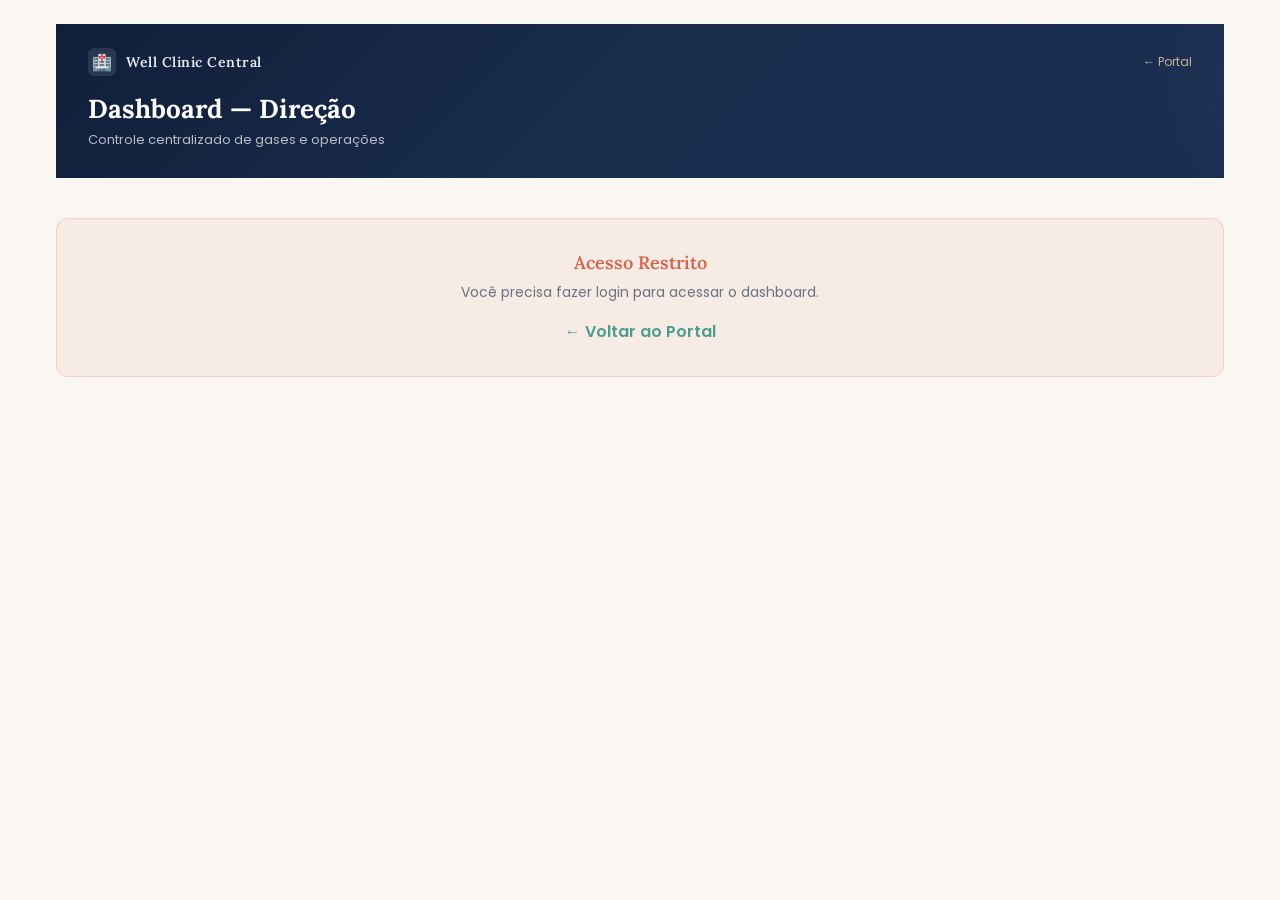
<file: dashboard.html>
<!DOCTYPE html>
<html lang="pt-BR">
<head>
  <meta charset="UTF-8">
  <meta name="viewport" content="width=device-width, initial-scale=1.0">
  <title>Dashboard — Well Clinic</title>
  <link rel="stylesheet" href="css/wellclinic.css">
  <style>
    /* Dashboard-specific overrides */
    .dashboard-container {
      max-width: 1200px;
      margin: 0 auto;
      padding: 24px 16px;
    }

    .dashboard-grid {
      display: grid;
      grid-template-columns: repeat(auto-fit, minmax(160px, 1fr));
      gap: 12px;
      margin-bottom: 24px;
    }

    .kpi-card {
      background: var(--branco);
      border-radius: var(--radius);
      border: 1px solid var(--cinza-leve);
      padding: 16px;
      text-align: center;
      box-shadow: var(--sombra-sm);
      transition: var(--transition);
      animation: wc-fadeUp 0.4s ease both;
    }

    .kpi-card:hover {
      box-shadow: var(--sombra-md);
      transform: translateY(-2px);
    }

    .kpi-value {
      font-family: var(--font-titulo);
      font-size: 28px;
      font-weight: 700;
      color: var(--azul);
      line-height: 1;
      margin-bottom: 6px;
    }

    .kpi-label {
      font-size: 11px;
      font-weight: 600;
      color: var(--cinza-texto);
      text-transform: uppercase;
      letter-spacing: 0.3px;
    }

    .kpi-card.status-success .kpi-value { color: var(--verde); }
    .kpi-card.status-warning .kpi-value { color: var(--dourado); }
    .kpi-card.status-danger .kpi-value { color: var(--vermelho); }

    .section-header {
      display: flex;
      align-items: center;
      gap: 10px;
      margin: 24px 0 14px;
    }

    .section-icon {
      width: 36px;
      height: 36px;
      display: flex;
      align-items: center;
      justify-content: center;
      border-radius: var(--radius-sm);
      font-size: 18px;
      flex-shrink: 0;
    }

    .section-title {
      font-family: var(--font-titulo);
      font-size: 16px;
      font-weight: 600;
      color: var(--azul);
    }

    .section-subtitle {
      font-size: 12px;
      color: var(--cinza-texto);
    }

    .content-card {
      background: var(--branco);
      border-radius: var(--radius);
      border: 1px solid var(--cinza-leve);
      padding: 16px;
      margin-bottom: 16px;
      box-shadow: var(--sombra-sm);
      animation: wc-fadeUp 0.4s ease both;
    }

    .two-column {
      display: grid;
      grid-template-columns: 1fr 1fr;
      gap: 16px;
    }

    @media (max-width: 768px) {
      .two-column {
        grid-template-columns: 1fr;
      }
      .dashboard-grid {
        grid-template-columns: repeat(2, 1fr);
      }
    }

    .cylinder-grid {
      display: grid;
      grid-template-columns: repeat(auto-fill, minmax(140px, 1fr));
      gap: 10px;
      margin-bottom: 16px;
    }

    .cylinder-item {
      background: var(--branco);
      border: 1px solid var(--cinza-leve);
      border-radius: var(--radius-sm);
      padding: 12px;
      display: flex;
      align-items: center;
      gap: 10px;
      font-size: 13px;
      transition: var(--transition);
    }

    .cylinder-item:hover {
      box-shadow: var(--sombra-md);
      border-color: var(--dourado-claro);
    }

    .cylinder-status-dot {
      width: 12px;
      height: 12px;
      border-radius: 50%;
      flex-shrink: 0;
    }

    .cylinder-status-dot.full {
      background: var(--verde);
      box-shadow: 0 0 8px rgba(74,158,142,0.3);
    }

    .cylinder-status-dot.empty {
      background: var(--vermelho);
      box-shadow: 0 0 8px rgba(212,100,74,0.3);
    }

    .cylinder-info {
      flex: 1;
    }

    .cylinder-id {
      font-weight: 600;
      color: var(--azul);
      font-size: 12px;
    }

    .cylinder-details {
      font-size: 11px;
      color: var(--cinza-texto);
      margin-top: 2px;
    }

    .bar-item {
      display: flex;
      align-items: center;
      gap: 12px;
      margin-bottom: 12px;
      padding-bottom: 12px;
      border-bottom: 1px solid var(--cinza-leve);
    }

    .bar-item:last-child {
      border-bottom: none;
      margin-bottom: 0;
      padding-bottom: 0;
    }

    .bar-label {
      width: 100px;
      font-size: 12px;
      font-weight: 500;
      flex-shrink: 0;
    }

    .bar-track {
      flex: 1;
      height: 24px;
      background: var(--marfim-warm);
      border-radius: 4px;
      overflow: hidden;
    }

    .bar-fill {
      height: 100%;
      display: flex;
      align-items: center;
      padding-left: 8px;
      font-size: 11px;
      font-weight: 600;
      color: var(--branco);
      transition: width 0.6s ease;
      min-width: 30px;
    }

    .bar-fill.verde { background: linear-gradient(90deg, var(--verde), var(--verde-claro)); }
    .bar-fill.azul { background: linear-gradient(90deg, var(--azul), var(--azul-soft)); }
    .bar-fill.dourado { background: linear-gradient(90deg, #8B6914, var(--dourado)); }
    .bar-fill.terra { background: linear-gradient(90deg, var(--terra), #D4765E); }

    .metric-row {
      display: flex;
      justify-content: space-between;
      align-items: center;
      padding: 10px 0;
      border-bottom: 1px solid var(--cinza-leve);
    }

    .metric-row:last-child {
      border-bottom: none;
    }

    .metric-label {
      font-size: 13px;
      font-weight: 500;
      color: var(--grafite);
    }

    .metric-value {
      font-family: var(--font-titulo);
      font-size: 16px;
      font-weight: 700;
      color: var(--azul);
    }

    .metric-value.secondary {
      font-size: 12px;
      font-family: var(--font-corpo);
      font-weight: 400;
      color: var(--cinza-texto);
    }

    .loading-state {
      text-align: center;
      padding: 60px 20px;
    }

    .loading-spinner {
      width: 40px;
      height: 40px;
      border: 3px solid var(--cinza-leve);
      border-top-color: var(--verde);
      border-radius: 50%;
      animation: wc-spin 0.8s linear infinite;
      margin: 0 auto 16px;
    }

    .empty-state {
      text-align: center;
      padding: 40px 20px;
      color: var(--cinza-texto);
    }

    .empty-state-icon {
      font-size: 48px;
      margin-bottom: 12px;
      opacity: 0.5;
    }

    .empty-state-text {
      font-size: 14px;
    }

    .alert-box {
      background: var(--vermelho-bg);
      border: 1px solid rgba(212,100,74,0.2);
      border-radius: var(--radius);
      padding: 14px 16px;
      margin-bottom: 14px;
      display: flex;
      align-items: flex-start;
      gap: 12px;
    }

    .alert-icon {
      font-size: 20px;
      flex-shrink: 0;
    }

    .alert-content {
      flex: 1;
    }

    .alert-title {
      font-weight: 600;
      color: var(--vermelho);
      font-size: 14px;
      margin-bottom: 4px;
    }

    .alert-text {
      font-size: 12px;
      color: var(--cinza-texto);
    }

    .footer-divider {
      width: 40px;
      height: 1px;
      background: linear-gradient(90deg, transparent, var(--dourado), transparent);
      margin: 32px auto 12px;
    }

    .footer-brand {
      font-family: var(--font-titulo);
      font-size: 11px;
      font-weight: 600;
      color: var(--dourado);
      letter-spacing: 2px;
      text-transform: uppercase;
      text-align: center;
      margin-bottom: 8px;
    }

    .footer-credit {
      font-size: 9px;
      color: rgba(45,45,58,0.25);
      text-align: center;
    }

    .permission-denied {
      background: var(--vermelho-bg);
      border: 1px solid rgba(212,100,74,0.2);
      border-radius: var(--radius);
      padding: 32px 24px;
      text-align: center;
    }

    .permission-denied h2 {
      font-family: var(--font-titulo);
      font-size: 18px;
      font-weight: 600;
      color: var(--vermelho);
      margin-bottom: 8px;
    }

    .permission-denied p {
      font-size: 14px;
      color: var(--cinza-texto);
      margin-bottom: 16px;
      line-height: 1.5;
    }

    .permission-denied a {
      color: var(--verde);
      text-decoration: none;
      font-weight: 600;
    }
  </style>
</head>
<body>
  <!-- Loading overlay -->
  <div class="wc-loading" id="wcLoading">
    <div class="wc-loading__spinner"></div>
    <div class="wc-loading__text">Carregando dashboard...</div>
  </div>

  <!-- Main content -->
  <div id="dashboard-content"></div>

  <!-- Scripts -->
  <script src="js/config.js"></script>
  <script src="js/api.js"></script>
  <script src="js/auth.js"></script>
  <script src="js/ui.js"></script>

  <script>
    // ════════════════════════════════════════════════════════════════
    // Dashboard — Direção
    // ════════════════════════════════════════════════════════════════

    const DASHBOARD_API_KEY = 'wellclinic2026admin';
    const REFRESH_INTERVAL = 60000; // 60 segundos
    let refreshTimer = null;

    async function initDashboard() {
      try {
        // 1. Verificar autenticação
        const result = await WC.auth.init();

        if (!result.authenticated) {
          renderPermissionDenied('Você precisa fazer login para acessar o dashboard.');
          return;
        }

        // 2. Verificar perfil 'gestor'
        const user = WC.auth.getUser();
        if (!user || user.perfil !== 'gestor') {
          renderPermissionDenied('O dashboard é exclusivo para gestores.');
          return;
        }

        // 3. Carregar e renderizar dados
        WC.ui.showLoading();
        await loadAndRender();

        // 4. Configurar auto-refresh
        setupAutoRefresh();

      } catch (e) {
        console.error('Erro ao inicializar dashboard:', e);
        renderError('Erro ao inicializar: ' + e.message);
      }
    }

    async function loadAndRender() {
      try {
        // Buscar dados dos cilindros
        const dashboardData = await WC.api.get(WC.config.API_GASES, {
          action: 'dashboard',
          key: DASHBOARD_API_KEY
        });

        // Buscar lista de usuários
        const usersData = await WC.api.get(WC.config.API_GASES, {
          action: 'listar_usuarios',
          key: DASHBOARD_API_KEY
        });

        renderDashboard(dashboardData, usersData);
        WC.ui.hideLoading();

      } catch (e) {
        console.error('Erro ao carregar dados:', e);
        renderError('Erro ao carregar dados: ' + e.message);
      }
    }

    function renderDashboard(data, usersData) {
      const container = document.getElementById('dashboard-content');

      // Processar dados
      const estoque = data.estoque || [];
      const valvulas = data.valvulas || {};
      const movimentacoes = data.movimentacoes || { total: 0, porGas: {}, porLocal: {}, porCilindro: {}, ultimosRegistros: [] };
      const custos = data.custos || { totalNFs: 0, custoTotal: 0, custoPorGas: {}, nfs: [] };
      const usuarios = Array.isArray(usersData) ? usersData : (usersData.usuarios || []);

      // Calcular métricas
      const cilindrosVazios = estoque.filter(c => c.status !== 'Cheio').length;
      const cilindrosCheios = estoque.filter(c => c.status === 'Cheio').length;
      const diasSemFechamento = valvulas.diasSemFechamento || [];
      const diasAlert = diasSemFechamento.length > 0;

      // Montar HTML
      let html = renderHero();

      html += `<div class="dashboard-container">`;

      // KPIs
      html += `<div class="dashboard-grid">`;
      html += renderKPI(movimentacoes.total || 0, 'Movimentações', '');
      html += renderKPI(cilindrosCheios, 'Cilindros Cheios', cilindrosCheios > 0 ? 'success' : '');
      html += renderKPI(cilindrosVazios, 'Cilindros Vazios', cilindrosVazios > 0 ? 'danger' : '');
      html += renderKPI(diasAlert ? diasSemFechamento.length : 0, 'Sem Fechamento', diasAlert ? 'warning' : 'success');
      html += renderKPI(custos.totalNFs || 0, 'Notas Fiscais', '');
      html += renderKPI('R$' + (custos.custoTotal || 0).toFixed(0), 'Custo Total', '');
      html += `</div>`;

      // Alerta de válvulas
      if (diasAlert) {
        html += `<div class="alert-box">
          <div class="alert-icon">⚠️</div>
          <div class="alert-content">
            <div class="alert-title">${diasSemFechamento.length} dia(s) sem fechamento</div>
            <div class="alert-text">${diasSemFechamento.join(', ')}</div>
          </div>
        </div>`;
      }

      // Status dos Cilindros
      html += `<div class="section-header">
        <div class="section-icon" style="background: rgba(74,158,142,0.08); color: var(--verde);">📊</div>
        <div>
          <div class="section-title">Status dos Cilindros</div>
          <div class="section-subtitle">Visão em tempo real — 12 unidades</div>
        </div>
      </div>`;

      if (estoque.length > 0) {
        html += `<div class="content-card"><div class="cylinder-grid">`;
        estoque.forEach(cilindro => {
          const isFull = cilindro.status === 'Cheio';
          html += `<div class="cylinder-item">
            <div class="cylinder-status-dot ${isFull ? 'full' : 'empty'}"></div>
            <div class="cylinder-info">
              <div class="cylinder-id">${cilindro.id}</div>
              <div class="cylinder-details">${cilindro.tipo}<br>${cilindro.capacidade}<br>${cilindro.local || 'Sem local'}</div>
            </div>
          </div>`;
        });
        html += `</div></div>`;
      } else {
        html += renderEmpty('Nenhum cilindro registrado');
      }

      // Controle de Válvulas
      html += `<div class="section-header">
        <div class="section-icon" style="background: rgba(160,137,108,0.08); color: var(--dourado);">🔒</div>
        <div>
          <div class="section-title">Controle de Válvulas</div>
          <div class="section-subtitle">Abertura e fechamento diário</div>
        </div>
      </div>`;

      if (valvulas.resumoDiario && valvulas.resumoDiario.length > 0) {
        html += `<div class="content-card">
          <div class="wc-table-wrap">
            <table class="wc-table">
              <thead>
                <tr>
                  <th>Data</th>
                  <th>Abriu</th>
                  <th>Fechou</th>
                  <th>Status</th>
                </tr>
              </thead>
              <tbody>`;

        valvulas.resumoDiario.slice(0, 15).forEach(diario => {
          const completo = diario.abertura && diario.fechamento;
          html += `<tr>
            <td style="font-weight: 600;">${diario.data}</td>
            <td>${diario.abertura || '—'}</td>
            <td>${diario.fechamento || '—'}</td>
            <td><span class="wc-pill wc-pill--${completo ? 'ativo' : 'pendente'}">${completo ? '✅ Completo' : '⚠️ Incompleto'}</span></td>
          </tr>`;
        });

        html += `</tbody></table></div></div>`;
      } else {
        html += renderEmpty('Nenhum registro de válvulas');
      }

      // Movimentações
      html += `<div class="section-header">
        <div class="section-icon" style="background: rgba(74,158,142,0.08); color: var(--verde);">🔄</div>
        <div>
          <div class="section-title">Movimentações</div>
          <div class="section-subtitle">Frequência, consumo e previsão</div>
        </div>
      </div>`;

      if (movimentacoes.total > 0) {
        // Gráficos de movimento
        html += `<div class="two-column">`;

        // Por Tipo de Gás
        html += `<div class="content-card">
          <div style="font-weight: 600; font-size: 13px; margin-bottom: 14px; color: var(--azul);">Por Tipo de Gás</div>`;
        const maxGas = Math.max(...Object.values(movimentacoes.porGas || {})) || 1;
        Object.entries(movimentacoes.porGas || {}).forEach(([gas, qty]) => {
          const color = gas.includes('Nitroso') ? 'azul' : 'verde';
          html += renderBar(gas, qty, maxGas, color);
        });
        html += `</div>`;

        // Por Localização
        html += `<div class="content-card">
          <div style="font-weight: 600; font-size: 13px; margin-bottom: 14px; color: var(--azul);">Por Localização</div>`;
        const maxLocal = Math.max(...Object.values(movimentacoes.porLocal || {})) || 1;
        const colorScheme = ['verde', 'azul', 'dourado', 'terra'];
        let colorIdx = 0;
        Object.entries(movimentacoes.porLocal || {}).forEach(([local, qty]) => {
          html += renderBar(local, qty, maxLocal, colorScheme[colorIdx++ % 4]);
        });
        html += `</div>`;

        html += `</div>`;

        // Frequência por Cilindro
        const maxCil = Math.max(...Object.values(movimentacoes.porCilindro || {})) || 1;
        html += `<div class="content-card">
          <div style="font-weight: 600; font-size: 13px; margin-bottom: 14px; color: var(--azul);">Frequência por Cilindro</div>`;
        Object.entries(movimentacoes.porCilindro || {})
          .sort((a, b) => b[1] - a[1])
          .forEach(([cil, qty]) => {
            const color = cil.includes('Nitroso') ? 'azul' : 'verde';
            html += renderBar(cil, qty, maxCil, color);
          });
        html += `</div>`;

        // Dias médios entre trocas
        html += `<div class="content-card">
          <div style="font-weight: 600; font-size: 13px; margin-bottom: 14px; color: var(--azul);">📅 Dias Médios entre Trocas</div>`;
        Object.entries(movimentacoes.mediaEntreTrocas || {}).sort().forEach(([cil, dias]) => {
          html += `<div class="metric-row">
            <div class="metric-label">${cil}</div>
            <div class="metric-value ${dias === null ? 'secondary' : ''}">${dias !== null ? dias + ' dias' : 'Dados insuficientes'}</div>
          </div>`;
        });
        html += `</div>`;

        // Últimas movimentações
        if (movimentacoes.ultimosRegistros && movimentacoes.ultimosRegistros.length > 0) {
          html += `<div class="section-header" style="margin-top: 16px;">
            <div class="section-icon" style="background: rgba(74,158,142,0.08); color: var(--verde);">📋</div>
            <div>
              <div class="section-title">Últimas Movimentações</div>
              <div class="section-subtitle">Últimos 10 registros</div>
            </div>
          </div>`;

          html += `<div class="content-card">
            <div class="wc-table-wrap">
              <table class="wc-table">
                <thead>
                  <tr>
                    <th>Data</th>
                    <th>Operador</th>
                    <th>Ação</th>
                    <th>Cilindro</th>
                    <th>Local</th>
                  </tr>
                </thead>
                <tbody>`;

          movimentacoes.ultimosRegistros.slice(0, 10).forEach(reg => {
            const isRetirada = reg.acao && reg.acao.includes('Retirada');
            html += `<tr>
              <td style="font-size: 12px;">${reg.dataHora}</td>
              <td>${reg.operador}</td>
              <td><span class="wc-pill wc-pill--${isRetirada ? 'pendente' : 'ativo'}">${isRetirada ? '🔴 Retirada' : '🟢 ' + reg.acao}</span></td>
              <td style="font-weight: 600;">${reg.cilindro}</td>
              <td>${reg.local}</td>
            </tr>`;
          });

          html += `</tbody></table></div></div>`;
        }

      } else {
        html += renderEmpty('Nenhuma movimentação registrada');
      }

      // Custos
      html += `<div class="section-header">
        <div class="section-icon" style="background: rgba(160,137,108,0.08); color: var(--dourado);">💰</div>
        <div>
          <div class="section-title">Controle de Custos</div>
          <div class="section-subtitle">Custo por unidade e histórico de NFs</div>
        </div>
      </div>`;

      if (custos.totalNFs > 0) {
        html += `<div class="two-column">`;

        // Custo por Tipo
        html += `<div class="content-card">
          <div style="font-weight: 600; font-size: 13px; margin-bottom: 14px; color: var(--azul);">Custo por Unidade de Gás</div>`;
        Object.entries(custos.custoPorGas || {}).forEach(([gas, valor]) => {
          html += `<div class="metric-row">
            <div class="metric-label">${gas}</div>
            <div class="metric-value">R$ ${valor.toFixed(2)}</div>
          </div>`;
        });
        html += `</div>`;

        // Resumo Financeiro
        html += `<div class="content-card">
          <div style="font-weight: 600; font-size: 13px; margin-bottom: 14px; color: var(--azul);">Resumo Financeiro</div>
          <div class="metric-row">
            <div class="metric-label">Total de NFs</div>
            <div class="metric-value">${custos.totalNFs}</div>
          </div>
          <div class="metric-row">
            <div class="metric-label">Custo Total</div>
            <div class="metric-value">R$ ${(custos.custoTotal || 0).toFixed(2)}</div>
          </div>
        </div>`;

        html += `</div>`;

        // Histórico de NFs
        if (custos.nfs && custos.nfs.length > 0) {
          html += `<div class="content-card">
            <div class="wc-table-wrap">
              <table class="wc-table">
                <thead>
                  <tr>
                    <th>NF</th>
                    <th>Fornecedor</th>
                    <th>Itens</th>
                    <th>Total</th>
                  </tr>
                </thead>
                <tbody>`;

          custos.nfs.forEach(nf => {
            html += `<tr>
              <td style="font-weight: 600;">${nf.numero}</td>
              <td>${nf.fornecedor}</td>
              <td>${nf.itens}</td>
              <td style="font-weight: 600;">R$ ${nf.total.toFixed(2)}</td>
            </tr>`;
          });

          html += `</tbody></table></div></div>`;
        }

      } else {
        html += renderEmpty('Nenhuma NF registrada. Use o sistema para vincular notas fiscais.');
      }

      // Usuários
      html += `<div class="section-header">
        <div class="section-icon" style="background: rgba(15,31,58,0.08); color: var(--azul);">👥</div>
        <div>
          <div class="section-title">Usuários Registrados</div>
          <div class="section-subtitle">Equipe e permissões</div>
        </div>
      </div>`;

      if (usuarios.length > 0) {
        html += `<div class="content-card">
          <div class="wc-table-wrap">
            <table class="wc-table">
              <thead>
                <tr>
                  <th>Nome</th>
                  <th>E-mail</th>
                  <th>Perfil</th>
                  <th>Status</th>
                </tr>
              </thead>
              <tbody>`;

        usuarios.forEach(user => {
          const statusPill = user.ativo !== false ? 'wc-pill--ativo' : 'wc-pill--pendente';
          const statusText = user.ativo !== false ? 'Ativo' : 'Inativo';
          html += `<tr>
            <td style="font-weight: 600;">${user.nome || user.apelido || 'Sem nome'}</td>
            <td>${user.email}</td>
            <td><span class="wc-pill wc-pill--${user.perfil === 'gestor' ? 'warning' : 'success'}">${user.perfil}</span></td>
            <td><span class="wc-pill ${statusPill}">${statusText}</span></td>
          </tr>`;
        });

        html += `</tbody></table></div></div>`;
      } else {
        html += renderEmpty('Nenhum usuário registrado');
      }

      // Footer
      html += `<div class="footer-divider"></div>
        <div class="footer-brand">Well Clinic</div>
        <div class="footer-credit">Desenvolvido por Jonatã Schneider · Dashboard v2.0</div>
      </div>`;

      container.innerHTML = html;
    }

    function renderHero() {
      return `<div class="wc-hero">
        <div class="wc-hero-top">
          <a href="${WC.config.BASE_URL}" class="wc-hero-brand">
            <span class="brand-icon" style="background:rgba(255,255,255,.1);display:flex;align-items:center;justify-content:center;font-size:16px;">🏥</span>
            Well Clinic Central
          </a>
          <a href="${WC.config.BASE_URL}" class="wc-hero-link">← Portal</a>
        </div>
        <div class="wc-hero-title">Dashboard — Direção</div>
        <div class="wc-hero-subtitle">Controle centralizado de gases e operações</div>
      </div>`;
    }

    function renderKPI(value, label, status) {
      const statusClass = status ? ` status-${status}` : '';
      return `<div class="kpi-card${statusClass}">
        <div class="kpi-value">${value}</div>
        <div class="kpi-label">${label}</div>
      </div>`;
    }

    function renderBar(label, value, max, color) {
      const pct = Math.max(15, (value / max) * 100);
      return `<div class="bar-item">
        <div class="bar-label">${label}</div>
        <div class="bar-track">
          <div class="bar-fill ${color}" style="width: ${pct}%">${value}</div>
        </div>
      </div>`;
    }

    function renderEmpty(message) {
      return `<div class="empty-state">
        <div class="empty-state-icon">📭</div>
        <div class="empty-state-text">${message}</div>
      </div>`;
    }

    function renderError(message) {
      const container = document.getElementById('dashboard-content');
      container.innerHTML = `<div class="dashboard-container" style="text-align: center; padding: 60px 20px;">
        <div style="font-size: 48px; margin-bottom: 16px; opacity: 0.5;">⚠️</div>
        <h2 style="color: var(--vermelho); font-size: 18px; margin-bottom: 8px;">Erro ao carregar</h2>
        <p style="color: var(--cinza-texto); margin-bottom: 24px;">${message}</p>
        <a href="${WC.config.BASE_URL}" class="wc-btn wc-btn--secondary">Voltar ao Portal</a>
      </div>`;
      WC.ui.hideLoading();
    }

    function renderPermissionDenied(message) {
      const container = document.getElementById('dashboard-content');
      container.innerHTML = `<div class="dashboard-container">
        ${renderHero()}
        <div style="margin-top: 40px;">
          <div class="permission-denied">
            <h2>Acesso Restrito</h2>
            <p>${message}</p>
            <a href="${WC.config.BASE_URL}">← Voltar ao Portal</a>
          </div>
        </div>
      </div>`;
      WC.ui.hideLoading();
    }

    function setupAutoRefresh() {
      if (refreshTimer) clearInterval(refreshTimer);
      refreshTimer = setInterval(() => {
        loadAndRender();
      }, REFRESH_INTERVAL);
    }

    // Inicializar ao carregar
    window.addEventListener('load', initDashboard);
  </script>
</body>
</html>
</file>
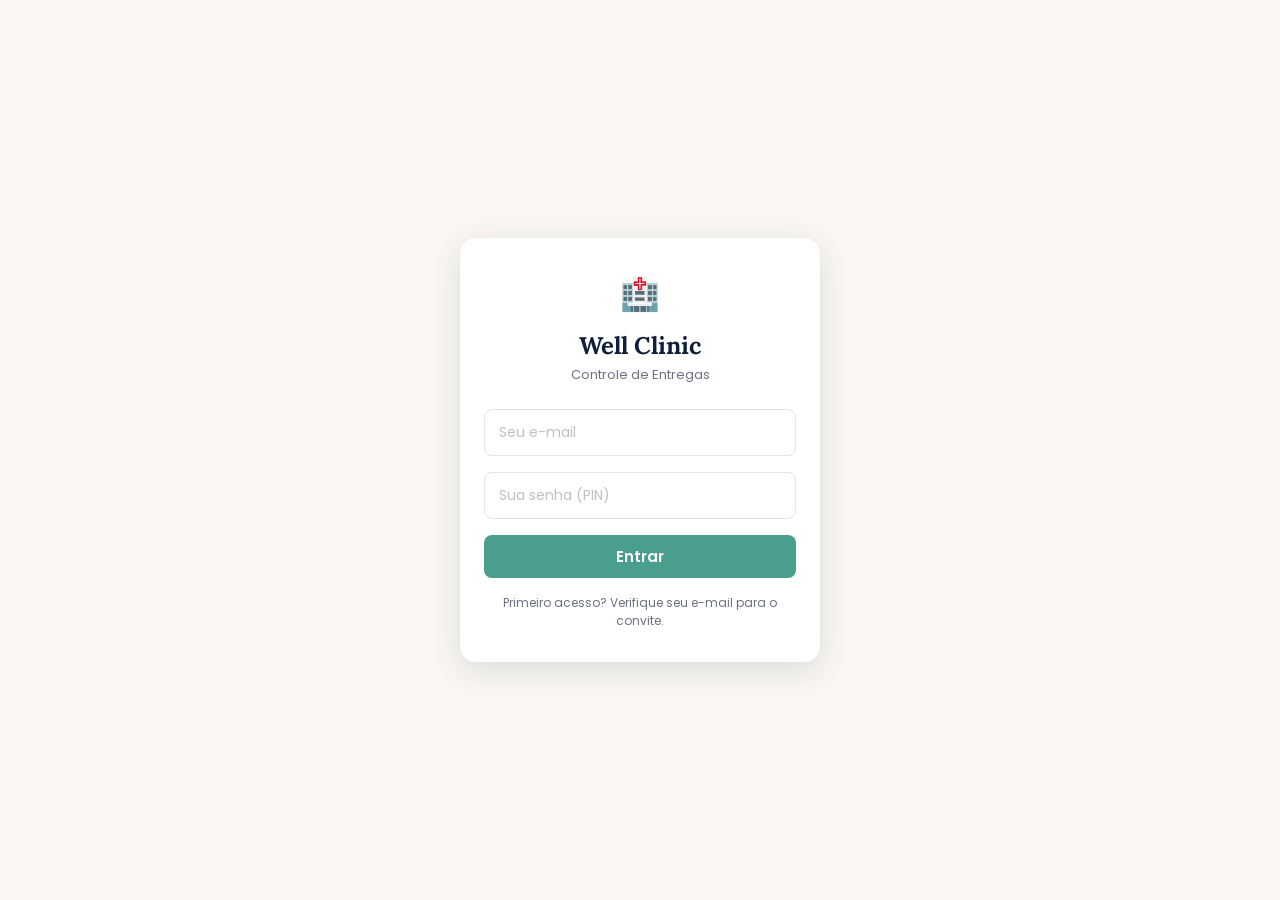
<file: entregas.html>
<!DOCTYPE html>
<html lang="pt-BR">
<head>
<meta charset="UTF-8">
<meta name="viewport" content="width=device-width, initial-scale=1.0, user-scalable=no">
<meta http-equiv="Cache-Control" content="no-cache, no-store, must-revalidate">
<meta http-equiv="Pragma" content="no-cache">
<meta http-equiv="Expires" content="0">
<title>Well Clinic — Entregas</title>
<link rel="stylesheet" href="css/wellclinic.css">
<script src="js/config.js"></script>
<script src="js/auth.js"></script>
<script src="js/api.js"></script>
<script src="js/ui.js"></script>
<style>
/* PAGE-SPECIFIC CSS FOR ENTREGAS */
@keyframes fadeUp{from{opacity:0;transform:translateY(12px)}to{opacity:1;transform:translateY(0)}}
.animate-in{animation:fadeUp .5s ease-out both}.delay-1{animation-delay:.1s}.delay-2{animation-delay:.2s}.delay-3{animation-delay:.3s}.delay-4{animation-delay:.4s}

/* Home */
.home-greeting{text-align:center;margin-bottom:24px;animation:fadeUp .5s ease-out}
.home-greeting h2{font-family:var(--font-titulo);font-size:22px;font-weight:600;color:var(--azul);margin-bottom:4px}
.home-greeting p{font-size:13px;color:var(--cinza-texto)}
.home-menu{display:flex;flex-direction:column;gap:14px}
.menu-btn{background:var(--branco);border-radius:var(--radius);box-shadow:var(--sombra-md);border:1px solid var(--cinza-leve);cursor:pointer;display:flex;align-items:stretch;transition:all .3s;overflow:hidden;text-align:left}
.menu-btn:active{transform:scale(.98)}
.menu-stripe{width:5px;flex-shrink:0}
.menu-receber .menu-stripe{background:linear-gradient(180deg,var(--verde),var(--verde-claro))}
.menu-enviar .menu-stripe{background:linear-gradient(180deg,var(--dourado),var(--dourado-claro))}
.menu-historico .menu-stripe{background:linear-gradient(180deg,var(--azul),var(--azul-medio))}
.menu-pendentes .menu-stripe{background:linear-gradient(180deg,var(--terra),#D4765E)}
.menu-content{padding:20px 18px;display:flex;align-items:center;gap:16px;flex:1}
.menu-icon{width:52px;height:52px;border-radius:14px;display:flex;align-items:center;justify-content:center;font-size:24px;flex-shrink:0}
.menu-receber .menu-icon{background:var(--verde-bg)}
.menu-enviar .menu-icon{background:var(--dourado-bg)}
.menu-historico .menu-icon{background:rgba(15,31,58,.06)}
.menu-pendentes .menu-icon{background:var(--terra-bg)}
.menu-text{flex:1}.menu-text h3{font-family:var(--font-titulo);font-size:16px;font-weight:600;color:var(--azul);margin-bottom:3px}.menu-text p{font-size:12px;color:var(--cinza-texto);line-height:1.4}
.menu-arrow{color:var(--dourado);font-size:18px;padding-right:16px;display:flex;align-items:center;opacity:.4}

/* Badge de pendências */
.badge-count{display:inline-flex;align-items:center;justify-content:center;min-width:22px;height:22px;background:var(--terra);color:#fff;font-size:11px;font-weight:700;border-radius:11px;padding:0 6px;margin-left:8px}

/* Cards */
.card{background:var(--branco);border-radius:var(--radius);box-shadow:var(--sombra-sm);border:1px solid var(--cinza-leve);padding:22px 18px;margin-bottom:14px}
.card-title{font-family:var(--font-titulo);font-size:13px;font-weight:600;color:var(--azul);text-transform:uppercase;letter-spacing:1.5px;margin-bottom:16px;display:flex;align-items:center;gap:10px}
.card-title .step{width:24px;height:24px;background:linear-gradient(135deg,var(--azul),var(--azul-medio));color:#fff;border-radius:8px;display:flex;align-items:center;justify-content:center;font-family:var(--font-corpo);font-size:11px;font-weight:600;flex-shrink:0}

/* Fields */
.field{margin-bottom:16px}.field:last-child{margin-bottom:0}
label{display:block;font-size:12px;font-weight:500;color:var(--cinza-texto);margin-bottom:8px;letter-spacing:.3px}
input,select,textarea{width:100%;padding:15px 14px;font-family:var(--font-corpo);font-size:15px;border:2px solid var(--cinza-leve);border-radius:var(--radius-sm);background:var(--marfim);color:var(--grafite);transition:all .3s;-webkit-appearance:none;box-sizing:border-box}
input::placeholder,textarea::placeholder{color:rgba(45,45,58,.3)}
input:focus,select:focus,textarea:focus{outline:none;border-color:var(--dourado);background:#fff;box-shadow:0 0 0 3px rgba(160,137,108,.12)}
select{background-image:url("data:image/svg+xml,%3Csvg xmlns='http://www.w3.org/2000/svg' width='12' height='8'%3E%3Cpath d='M1 1l5 5 5-5' stroke='%235A5A6E' stroke-width='2' fill='none'/%3E%3C/svg%3E");background-repeat:no-repeat;background-position:right 14px center;padding-right:36px}
textarea{resize:vertical;min-height:60px;font-size:14px}

/* Categoria buttons */
.cat-grid{display:grid;grid-template-columns:1fr 1fr;gap:10px}
.cat-btn{padding:16px 10px;border:2px solid var(--cinza-leve);border-radius:var(--radius-sm);background:#fff;font-family:var(--font-corpo);font-size:13px;font-weight:500;color:var(--grafite);cursor:pointer;text-align:center;transition:all .25s}
.cat-btn:active{transform:scale(.97)}.cat-btn .cat-icon{display:block;font-size:24px;margin-bottom:6px}
.cat-btn.selected{border-color:var(--verde);background:var(--verde-bg);color:var(--verde)}
.cat-btn-full{grid-column:span 2}

/* Photo */
.photo-area{border:2px dashed var(--cinza-leve);border-radius:var(--radius-sm);padding:32px 20px;text-align:center;background:var(--marfim);cursor:pointer;transition:all .3s}
.photo-area:hover{border-color:var(--dourado-claro);background:var(--dourado-bg)}
.photo-area .cam-icon{font-size:32px;margin-bottom:8px}
.photo-area p{font-size:13px;color:var(--cinza-texto)}
.photo-input{display:none}
.photo-preview{width:100%;border-radius:var(--radius-sm);margin-bottom:12px}
.photo-actions{display:none;gap:8px;margin-bottom:12px}
.photo-actions button{flex:1;padding:10px 14px;background:var(--terra);color:#fff;border:none;border-radius:var(--radius-sm);font-size:12px;font-weight:600;cursor:pointer;transition:all .3s}
.photo-actions button:active{transform:scale(.95)}

/* Submit button */
.submit-btn{width:100%;padding:16px;background:linear-gradient(135deg,var(--verde),var(--verde-claro));color:#fff;font-family:var(--font-corpo);font-size:15px;font-weight:600;border:none;border-radius:var(--radius-sm);cursor:pointer;transition:all .3s;display:flex;align-items:center;justify-content:center;gap:8px;margin:24px 0 12px}
.submit-btn:active:not(:disabled){transform:scale(.98)}
.submit-btn:disabled{background:var(--cinza-leve);color:var(--cinza-texto);cursor:not-allowed}
.submit-btn.envio-btn{background:linear-gradient(135deg,var(--dourado),var(--dourado-claro))}
.spinner{width:18px;height:18px;border:3px solid rgba(255,255,255,.3);border-top-color:#fff;border-radius:50%;animation:wc-spin .6s linear infinite;display:none}
.spinner.show{display:block}
.error-msg{background:var(--terra-bg);color:var(--terra);font-size:12px;padding:12px 14px;border-radius:var(--radius-sm);border:1px solid rgba(184,92,74,.2);display:none}
.error-msg.show{display:block}

/* Modals */
.feedback{position:fixed;bottom:0;left:0;right:0;top:0;background:rgba(15,31,58,.5);display:none;align-items:center;justify-content:center;z-index:9000}
.feedback.show{display:flex}
.feedback-box{background:#fff;border-radius:var(--radius);padding:32px 24px;width:90%;max-width:380px;box-shadow:var(--sombra-forte);animation:wc-slideUp .3s ease}
.feedback-box h3{font-family:var(--font-titulo);font-size:18px;font-weight:600;color:var(--azul);margin-bottom:12px;text-align:center}
.feedback-box p{font-size:13px;color:var(--cinza-texto);text-align:center;line-height:1.6;margin-bottom:20px}
.feedback-box .check{font-size:48px;text-align:center;margin-bottom:12px}
.confirm-summary{font-size:12px;color:var(--grafite);margin-bottom:24px;max-height:200px;overflow-y:auto}
.confirm-summary .row{display:flex;justify-content:space-between;gap:12px;padding:8px 0;border-bottom:1px solid var(--cinza-leve)}
.confirm-summary .row:last-child{border-bottom:none}
.confirm-summary .label{font-weight:600;color:var(--azul);flex:0 0 auto}
.confirm-summary .value{text-align:right;flex:1}
.modal-actions{display:flex;flex-direction:column;gap:10px}
.modal-actions button{padding:14px;border:none;border-radius:var(--radius-sm);font-family:var(--font-corpo);font-size:14px;font-weight:600;cursor:pointer;transition:all .3s}
.modal-actions button:first-child{background:var(--verde);color:#fff}
.modal-actions button:first-child:active{transform:scale(.98)}
.btn-secondary{background:var(--cinza-leve)!important;color:var(--grafite)!important}
.btn-secondary:active{transform:scale(.98)}

/* Pendentes list */
.entrega-card{background:var(--branco);border-radius:var(--radius-sm);box-shadow:var(--sombra-sm);border:1px solid var(--cinza-leve);padding:16px;margin-bottom:12px;cursor:pointer;transition:all .25s}
.entrega-card:active{transform:scale(.98)}
.entrega-card.recebimento{border-left:4px solid var(--verde)}
.entrega-card.envio{border-left:4px solid var(--dourado)}
.entrega-card.concluido{opacity:.6;border-left-color:var(--cinza-leve)}
.entrega-top{display:flex;justify-content:space-between;align-items:flex-start;margin-bottom:8px}
.entrega-cat{font-size:12px;font-weight:600;color:var(--azul);display:flex;align-items:center;gap:6px}
.entrega-status{font-size:11px;font-weight:600;padding:3px 10px;border-radius:12px}
.entrega-status.pendente{background:var(--terra-bg);color:var(--terra)}
.entrega-status.aguardando{background:var(--dourado-bg);color:var(--dourado)}
.entrega-status.concluido{background:var(--verde-bg);color:var(--verde)}
.entrega-desc{font-size:14px;color:var(--grafite);margin-bottom:6px;font-weight:500}
.entrega-meta{font-size:11px;color:var(--cinza-texto);display:flex;flex-wrap:wrap;gap:12px}
.entrega-empty{text-align:center;padding:40px 20px;color:var(--cinza-texto);font-size:14px}
.entrega-empty .empty-icon{font-size:48px;margin-bottom:12px;opacity:.5}

/* Tabs */
.tabs{display:flex;gap:0;margin-bottom:16px;background:var(--cinza-leve);border-radius:var(--radius-sm);padding:3px}
.tab-btn{flex:1;padding:10px;border:none;background:none;font-family:var(--font-corpo);font-size:13px;font-weight:600;color:var(--cinza-texto);cursor:pointer;border-radius:calc(var(--radius-sm) - 2px);transition:all .25s;text-align:center}
.tab-btn.active{background:var(--branco);color:var(--azul);box-shadow:var(--sombra-sm)}

/* Screens */
.screen{display:none}
.screen.active{display:block}

/* Footer */
.footer{border-top:1px solid var(--cinza-leve);text-align:center;padding:24px 0;font-size:12px;color:var(--cinza-texto)}
.footer-divider{height:1px;background:var(--cinza-leve);margin-bottom:12px}
.footer-brand{font-family:var(--font-titulo);font-size:13px;font-weight:600;color:var(--azul);margin-bottom:4px}
.footer-sub{font-size:11px;color:var(--cinza-texto);margin-bottom:8px}
.footer-dev{font-size:10px;color:var(--cinza-texto);opacity:.7}

/* Retirada modal extras */
.retirada-info{background:var(--marfim);border-radius:var(--radius-sm);padding:16px;margin-bottom:16px;border:1px solid var(--cinza-leve)}
.retirada-info .ri-label{font-size:11px;color:var(--cinza-texto);margin-bottom:2px}
.retirada-info .ri-value{font-size:14px;color:var(--grafite);font-weight:500;margin-bottom:10px}
.retirada-info .ri-value:last-child{margin-bottom:0}

/* Notification badge (in-app) */
.notif-dot{width:8px;height:8px;background:var(--terra);border-radius:50%;display:inline-block;margin-left:4px;animation:pulse 1.5s infinite}
@keyframes pulse{0%,100%{opacity:1}50%{opacity:.4}}
</style>
</head>
<body>

<!-- Auth Overlays -->
<div id="wcLoading" class="wc-loading"><div class="wc-loading__spinner"></div><div class="wc-loading__text">Carregando...</div></div>
<div id="wcLogin" class="wc-login"><div class="wc-login__box"><div style="font-size:32px;margin-bottom:12px;">🏥</div><div class="wc-login__title">Well Clinic</div><div class="wc-login__subtitle">Controle de Entregas</div><div class="wc-form-group"><input type="email" id="loginEmail" class="wc-input" placeholder="Seu e-mail" autocomplete="email"></div><div class="wc-form-group"><input type="password" id="loginPin" class="wc-input" placeholder="Sua senha (PIN)" autocomplete="current-password" inputmode="numeric" maxlength="4"></div><button class="wc-btn wc-btn--primary wc-btn--full wc-btn--lg" id="btnLogin">Entrar</button><div id="loginError" class="wc-text-sm wc-mt-8" style="color:var(--vermelho);display:none;"></div><div class="wc-text-sm wc-text-muted wc-mt-16">Primeiro acesso? Verifique seu e-mail para o convite.</div></div></div>
<div id="wcRegister" class="wc-register"><div class="wc-login__box"><div style="font-size:32px;margin-bottom:12px;">👋</div><div class="wc-login__title">Bem-vindo!</div><div class="wc-login__subtitle" id="registerSubtitle">Configure seu acesso</div><div class="wc-form-group"><label class="wc-label">Como quer ser chamado?</label><input type="text" id="registerApelido" class="wc-input" placeholder="Ex: Jonatã, Dra. Jaque, Gabi..."></div><div class="wc-form-group"><label class="wc-label">Crie uma senha (4+ dígitos)</label><input type="password" id="registerPin" class="wc-input" placeholder="Sua senha" inputmode="numeric"></div><div class="wc-form-group"><label class="wc-label">Confirme a senha</label><input type="password" id="registerPinConfirm" class="wc-input" placeholder="Repita a senha" inputmode="numeric"></div><button class="wc-btn wc-btn--primary wc-btn--full wc-btn--lg" id="btnRegister">Criar Acesso</button><div id="registerError" class="wc-text-sm wc-mt-8" style="color:var(--vermelho);display:none;"></div></div></div>

<!-- HEADER -->
<div style="background:linear-gradient(135deg,var(--azul),var(--azul-medio));color:#fff;position:sticky;top:0;z-index:100;overflow:hidden;padding:20px;">
  <div style="position:relative;">
    <button class="wc-btn wc-btn--outline" id="backBtn" onclick="goHome()" style="position:absolute;left:0;top:50%;transform:translateY(-50%);width:40px;height:40px;padding:0;border:1px solid rgba(255,255,255,.2);border-radius:10px;color:#fff;font-size:18px;display:none;align-items:center;justify-content:center;background:rgba(255,255,255,.08);cursor:pointer;transition:all .3s;">←</button>
    <a class="wc-hero-link" id="portalLink" href="index.html" style="position:absolute;left:12px;top:50%;transform:translateY(-50%);display:flex;">← Portal</a>
    <button id="logoutBtn" onclick="handleLogout()" style="position:absolute;right:12px;top:50%;transform:translateY(-50%);background:rgba(255,255,255,.08);color:#fff;padding:8px 12px;border:1px solid rgba(255,255,255,.1);border-radius:10px;font-size:11px;font-weight:500;cursor:pointer;transition:all .3s;display:none;">Sair</button>
    <div style="text-align:center;">
      <div style="font-size:13px;font-weight:700;letter-spacing:3px;text-transform:uppercase;color:rgba(255,255,255,.7);margin-bottom:4px;">Well Clinic</div>
      <h1 style="font-family:var(--font-titulo);font-size:17px;font-weight:600;letter-spacing:.5px;margin:0;">Controle de Entregas</h1>
      <div style="width:32px;height:2px;background:linear-gradient(90deg,transparent,var(--dourado-claro),transparent);margin:6px auto 4px;"></div>
      <div style="font-size:11px;font-weight:300;opacity:.6;letter-spacing:1px;">Recebimentos e Envios</div>
      <div style="font-size:12px;margin-top:8px;opacity:.8;" id="headerUser"></div>
    </div>
  </div>
</div>

<div class="wc-container">

<!-- ═══ HOME ═══ -->
<div class="screen active" id="screenHome">
  <div class="home-greeting">
    <h2>Controle de Entregas</h2>
    <p>Selecione a operação desejada</p>
  </div>
  <div class="home-menu">
    <div class="menu-btn menu-receber animate-in delay-1" onclick="startRecebimento()">
      <div class="menu-stripe"></div>
      <div class="menu-content">
        <div class="menu-icon">📥</div>
        <div class="menu-text">
          <h3>Registrar Recebimento</h3>
          <p>Delivery, Correios, materiais ou documentos que chegaram na clínica.</p>
        </div>
      </div>
      <div class="menu-arrow">›</div>
    </div>
    <div class="menu-btn menu-enviar animate-in delay-2" onclick="startEnvio()">
      <div class="menu-stripe"></div>
      <div class="menu-content">
        <div class="menu-icon">📤</div>
        <div class="menu-text">
          <h3>Registrar Envio</h3>
          <p>Encomendas ou documentos aguardando retirada por portador externo.</p>
        </div>
      </div>
      <div class="menu-arrow">›</div>
    </div>
    <div class="menu-btn menu-pendentes animate-in delay-3" onclick="showScreen('pendentes')">
      <div class="menu-stripe"></div>
      <div class="menu-content">
        <div class="menu-icon">⏳</div>
        <div class="menu-text">
          <h3>Pendentes <span class="badge-count" id="badgePendentes" style="display:none;">0</span></h3>
          <p>Entregas aguardando retirada ou confirmação.</p>
        </div>
      </div>
      <div class="menu-arrow">›</div>
    </div>
    <div class="menu-btn menu-historico animate-in delay-4" id="menuHistorico" style="display:none;" onclick="showScreen('historico')">
      <div class="menu-stripe"></div>
      <div class="menu-content">
        <div class="menu-icon">📋</div>
        <div class="menu-text">
          <h3>Histórico Completo</h3>
          <p>Todas as entregas registradas (gestão).</p>
        </div>
      </div>
      <div class="menu-arrow">›</div>
    </div>
  </div>

  <!-- Minhas entregas pendentes (in-app notification) -->
  <div id="minhasEntregas" style="display:none;margin-top:24px;">
    <div style="font-family:var(--font-titulo);font-size:14px;font-weight:600;color:var(--azul);margin-bottom:12px;display:flex;align-items:center;gap:8px;">
      📬 Suas entregas pendentes <span class="notif-dot"></span>
    </div>
    <div id="minhasEntregasList"></div>
  </div>

  <div class="footer">
    <div class="footer-divider"></div>
    <div class="footer-brand">Well Clinic</div>
    <div class="footer-sub">Entregas · Recebimentos · Envios</div>
    <div class="footer-dev">Desenvolvido por Jonatã Schneider</div>
  </div>
</div>

<!-- ═══ RECEBIMENTO ═══ -->
<div class="screen" id="screenRecebimento">
  <div style="background:linear-gradient(135deg,var(--verde),var(--verde-claro));border-radius:var(--radius);box-shadow:var(--sombra-forte);padding:28px 20px;margin-bottom:16px;text-align:center;color:#fff;" class="animate-in">
    <div style="font-size:38px;margin-bottom:10px;">📥</div>
    <h2 style="font-family:var(--font-titulo);font-size:22px;font-weight:600;">Registrar Recebimento</h2>
    <p style="font-size:13px;opacity:.7;margin-top:4px;">Algo chegou na clínica? Registre aqui</p>
  </div>

  <div class="wc-user-badge animate-in delay-1">
    <span class="wc-user-badge__avatar">👤</span>
    <span class="wc-user-badge__name" id="recUserBadge">—</span>
    <span class="wc-user-badge__role">Operador</span>
  </div>

  <div class="card animate-in delay-1">
    <div class="card-title"><span class="step">1</span> Categoria</div>
    <label style="margin-bottom:12px;font-size:12px;">O que chegou?</label>
    <div class="cat-grid">
      <button type="button" class="cat-btn" data-cat="Delivery" onclick="selectCategoria(this)"><span class="cat-icon">🍔</span>Delivery</button>
      <button type="button" class="cat-btn" data-cat="Correios/Transportadora" onclick="selectCategoria(this)"><span class="cat-icon">📬</span>Correios</button>
      <button type="button" class="cat-btn" data-cat="Material Odontológico" onclick="selectCategoria(this)"><span class="cat-icon">🦷</span>Material</button>
      <button type="button" class="cat-btn" data-cat="Documento" onclick="selectCategoria(this)"><span class="cat-icon">📋</span>Documento</button>
      <button type="button" class="cat-btn cat-btn-full" data-cat="Outros" onclick="selectCategoria(this)"><span class="cat-icon">📦</span>Outros</button>
    </div>
  </div>

  <div class="card animate-in delay-2">
    <div class="card-title"><span class="step">2</span> Detalhes</div>
    <div class="field">
      <label>Descrição da entrega</label>
      <input type="text" id="recDescricao" placeholder="Ex: iFood almoço, caixa White Martins..." class="wc-input" oninput="checkRecReady()">
    </div>
    <div class="field">
      <label>Remetente / De quem veio <span style="color:var(--cinza-texto);font-weight:300;">(opcional)</span></label>
      <input type="text" id="recRemetente" placeholder="Ex: iFood, Correios, White Martins..." class="wc-input">
    </div>
  </div>

  <div class="card animate-in delay-3">
    <div class="card-title"><span class="step">3</span> Para quem é?</div>
    <div class="field">
      <label>Destinatário</label>
      <select id="recDestinatario" class="wc-select" onchange="checkRecReady()">
        <option value="">Selecione o colaborador...</option>
      </select>
    </div>
  </div>

  <div class="card animate-in delay-4">
    <div class="card-title"><span class="step">4</span> Foto <span style="font-weight:300;text-transform:none;letter-spacing:0;color:var(--cinza-texto);">(recomendado)</span></div>
    <div class="photo-area" id="recPhotoArea" onclick="document.getElementById('recPhotoInput').click()">
      <div class="cam-icon">📸</div>
      <p>Toque para fotografar a entrega</p>
    </div>
    <input type="file" accept="image/*" capture="environment" class="photo-input" id="recPhotoInput" onchange="handleRecPhoto(this)">
    <img class="photo-preview" id="recPhotoPreview" style="display:none;">
    <div class="photo-actions" id="recPhotoActions">
      <button onclick="clearRecPhoto()">Remover foto</button>
    </div>
  </div>

  <div class="card">
    <div class="card-title"><span class="step">5</span> Observação <span style="font-weight:300;text-transform:none;letter-spacing:0;color:var(--cinza-texto);">(opcional)</span></div>
    <div class="field">
      <input type="text" id="recObs" placeholder="Ex: entrega frágil, manter refrigerado..." class="wc-input">
    </div>
  </div>

  <button class="submit-btn" id="recSubmitBtn" onclick="confirmRecebimento()" disabled>
    <span class="spinner" id="recSpinner"></span>
    <span id="recSubmitText">Registrar Recebimento</span>
  </button>
  <div class="error-msg" id="recErrorMsg"></div>

  <div class="footer">
    <div class="footer-divider"></div>
    <div class="footer-brand">Well Clinic</div>
    <div class="footer-dev">Desenvolvido por Jonatã Schneider</div>
  </div>
</div>

<!-- ═══ ENVIO ═══ -->
<div class="screen" id="screenEnvio">
  <div style="background:linear-gradient(135deg,var(--dourado),var(--dourado-claro));border-radius:var(--radius);box-shadow:var(--sombra-forte);padding:28px 20px;margin-bottom:16px;text-align:center;color:#fff;" class="animate-in">
    <div style="font-size:38px;margin-bottom:10px;">📤</div>
    <h2 style="font-family:var(--font-titulo);font-size:22px;font-weight:600;">Registrar Envio</h2>
    <p style="font-size:13px;opacity:.7;margin-top:4px;">Algo para ser retirado por portador externo</p>
  </div>

  <div class="wc-user-badge animate-in delay-1">
    <span class="wc-user-badge__avatar">👤</span>
    <span class="wc-user-badge__name" id="envUserBadge">—</span>
    <span class="wc-user-badge__role">Responsável</span>
  </div>

  <div class="card animate-in delay-1">
    <div class="card-title"><span class="step">1</span> O que está sendo enviado?</div>
    <div class="field">
      <label>Descrição</label>
      <input type="text" id="envDescricao" placeholder="Ex: exame laboratorial, documentos..." class="wc-input" oninput="checkEnvReady()">
    </div>
    <div class="field">
      <label>Categoria</label>
      <select id="envCategoria" class="wc-select">
        <option value="Documento">Documento</option>
        <option value="Material Odontológico">Material Odontológico</option>
        <option value="Correios/Transportadora">Correios/Transportadora</option>
        <option value="Outros">Outros</option>
      </select>
    </div>
  </div>

  <div class="card animate-in delay-2">
    <div class="card-title"><span class="step">2</span> Para quem vai?</div>
    <div class="field">
      <label>Destinatário externo</label>
      <input type="text" id="envDestinatario" placeholder="Ex: Laboratório ABC, paciente João..." class="wc-input" oninput="checkEnvReady()">
    </div>
  </div>

  <div class="card animate-in delay-3">
    <div class="card-title"><span class="step">3</span> Quem vem buscar?</div>
    <div class="field">
      <label>Nome do portador</label>
      <input type="text" id="envPortador" placeholder="Ex: motoboy do laboratório..." class="wc-input" oninput="checkEnvReady()">
    </div>
    <div class="field">
      <label>Telefone do portador <span style="color:var(--cinza-texto);font-weight:300;">(opcional)</span></label>
      <input type="tel" id="envTelefone" placeholder="(48) 99999-9999" class="wc-input">
    </div>
    <div class="field">
      <label>Horário previsto de retirada</label>
      <input type="time" id="envHorario" class="wc-input">
    </div>
  </div>

  <div class="card">
    <div class="card-title"><span class="step">4</span> Observação <span style="font-weight:300;text-transform:none;letter-spacing:0;color:var(--cinza-texto);">(opcional)</span></div>
    <div class="field">
      <input type="text" id="envObs" placeholder="Ex: entregar em mãos para Dr. Silva..." class="wc-input">
    </div>
  </div>

  <button class="submit-btn envio-btn" id="envSubmitBtn" onclick="confirmEnvio()" disabled>
    <span class="spinner" id="envSpinner"></span>
    <span id="envSubmitText">Registrar Envio</span>
  </button>
  <div class="error-msg" id="envErrorMsg"></div>

  <div class="footer">
    <div class="footer-divider"></div>
    <div class="footer-brand">Well Clinic</div>
    <div class="footer-dev">Desenvolvido por Jonatã Schneider</div>
  </div>
</div>

<!-- ═══ PENDENTES ═══ -->
<div class="screen" id="screenPendentes">
  <div class="card animate-in">
    <div class="card-title" style="margin-bottom:8px;">⏳ Entregas Pendentes</div>
    <p style="font-size:12px;color:var(--cinza-texto);margin-bottom:16px;">Toque em uma entrega para confirmar retirada</p>
    <div class="tabs">
      <button class="tab-btn active" onclick="filterPendentes('todos',this)">Todos</button>
      <button class="tab-btn" onclick="filterPendentes('Recebimento',this)">Recebidos</button>
      <button class="tab-btn" onclick="filterPendentes('Envio',this)">Envios</button>
    </div>
    <div id="pendentesList">
      <div class="entrega-empty"><div class="empty-icon">📭</div>Nenhuma entrega pendente</div>
    </div>
  </div>
  <div class="footer">
    <div class="footer-divider"></div>
    <div class="footer-brand">Well Clinic</div>
    <div class="footer-dev">Desenvolvido por Jonatã Schneider</div>
  </div>
</div>

<!-- ═══ HISTÓRICO (gestão) ═══ -->
<div class="screen" id="screenHistorico">
  <div class="card animate-in">
    <div class="card-title" style="margin-bottom:8px;">📋 Histórico Completo</div>
    <p style="font-size:12px;color:var(--cinza-texto);margin-bottom:16px;">Todas as entregas registradas</p>
    <div class="tabs">
      <button class="tab-btn active" onclick="filterHistorico('todos',this)">Todos</button>
      <button class="tab-btn" onclick="filterHistorico('Pendente',this)">Pendentes</button>
      <button class="tab-btn" onclick="filterHistorico('Concluído',this)">Concluídos</button>
    </div>
    <div id="historicoList">
      <div class="entrega-empty"><div class="empty-icon">📋</div>Carregando...</div>
    </div>
  </div>
  <div class="footer">
    <div class="footer-divider"></div>
    <div class="footer-brand">Well Clinic</div>
    <div class="footer-dev">Desenvolvido por Jonatã Schneider</div>
  </div>
</div>

</div><!-- /container -->

<!-- ═══ CONFIRM MODAL ═══ -->
<div class="feedback" id="confirmModal">
  <div class="feedback-box">
    <h3 id="confirmTitle">Confirmar?</h3>
    <div class="confirm-summary" id="confirmSummary"></div>
    <div class="modal-actions">
      <button id="confirmBtn" onclick="submitCurrent()">Confirmar e Registrar</button>
      <button class="btn-secondary" onclick="closeConfirm()">Voltar e Corrigir</button>
    </div>
  </div>
</div>

<!-- ═══ SUCCESS MODAL ═══ -->
<div class="feedback" id="successModal">
  <div class="feedback-box">
    <div class="check">✓</div>
    <h3>Registro Concluído</h3>
    <p id="successText"></p>
    <div class="modal-actions">
      <button onclick="goHome()">Voltar ao Início</button>
    </div>
  </div>
</div>

<!-- ═══ RETIRADA MODAL ═══ -->
<div class="feedback" id="retiradaModal">
  <div class="feedback-box" style="max-height:90vh;overflow-y:auto;">
    <h3 id="retiradaTitle">Confirmar Retirada</h3>
    <div class="retirada-info" id="retiradaInfo"></div>

    <div class="field">
      <label>Nome de quem está retirando</label>
      <input type="text" id="retNome" placeholder="Nome completo" class="wc-input">
    </div>
    <div class="field" id="retTelefoneField" style="display:none;">
      <label>Telefone de quem está retirando</label>
      <input type="tel" id="retTelefone" placeholder="(48) 99999-9999" class="wc-input">
    </div>

    <div style="margin-top:12px;margin-bottom:16px;">
      <label>Foto da retirada <span style="color:var(--cinza-texto);font-weight:300;">(opcional)</span></label>
      <div class="photo-area" id="retPhotoArea" onclick="document.getElementById('retPhotoInput').click()" style="padding:16px 12px;">
        <div class="cam-icon" style="font-size:24px;margin-bottom:4px;">📸</div>
        <p style="font-size:12px;">Toque para fotografar</p>
      </div>
      <input type="file" accept="image/*" capture="environment" class="photo-input" id="retPhotoInput" onchange="handleRetPhoto(this)">
      <img class="photo-preview" id="retPhotoPreview" style="display:none;max-height:150px;">
      <div class="photo-actions" id="retPhotoActions">
        <button onclick="clearRetPhoto()">Remover</button>
      </div>
    </div>

    <div class="modal-actions">
      <button onclick="submitRetirada()">Confirmar Retirada</button>
      <button class="btn-secondary" onclick="closeRetirada()">Cancelar</button>
    </div>
  </div>
</div>

<script>
// ══════════════════════════════════════════════════════════════
//  STATE
// ══════════════════════════════════════════════════════════════
let selectedCategoria = null;
let recPhotoBase64 = null;
let retPhotoBase64 = null;
let pendingPayload = null;
let currentPendingType = null; // 'recebimento' | 'envio'
let allEntregas = [];
let allUsuarios = [];
let currentRetiradaId = null;
let currentRetiradaTipo = null;
let isGestor = false;
let currentUser = null;

// ══════════════════════════════════════════════════════════════
//  INIT
// ══════════════════════════════════════════════════════════════
async function init() {
  const authResult = await WC.auth.init();
  if (authResult.registration) { WC.ui.bindAuthEvents(); return; }
  if (!authResult.authenticated) { WC.ui.bindAuthEvents(() => window.location.reload()); return; }

  const session = authResult.session;
  currentUser = WC.auth.getUser();
  isGestor = currentUser && currentUser.perfil === 'gestor';

  showApp(session);
  loadUsuarios();
  loadPendentes();
}

function showApp(session) {
  document.getElementById('wcLogin').classList.remove('show');
  document.getElementById('wcRegister').classList.remove('show');
  document.getElementById('logoutBtn').style.display = 'block';
  document.getElementById('headerUser').textContent = 'Olá, ' + (session.nome || session.user?.nome || 'Usuário');

  // Mostrar histórico só para gestores
  if (isGestor) {
    document.getElementById('menuHistorico').style.display = '';
  }

  showScreen('home');
}

function handleLogout() { WC.auth.logout(); }

// ══════════════════════════════════════════════════════════════
//  SCREENS
// ══════════════════════════════════════════════════════════════
function showScreen(name) {
  document.querySelectorAll('.screen').forEach(s => s.classList.remove('active'));
  const map = {
    home: 'screenHome',
    recebimento: 'screenRecebimento',
    envio: 'screenEnvio',
    pendentes: 'screenPendentes',
    historico: 'screenHistorico'
  };
  const id = map[name];
  if (id) document.getElementById(id).classList.add('active');

  document.getElementById('backBtn').style.display = name !== 'home' ? 'flex' : 'none';
  document.getElementById('portalLink').style.display = name !== 'home' ? 'none' : 'block';
  window.scrollTo(0, 0);

  // Carregar dados quando entrar em pendentes ou histórico
  if (name === 'pendentes') loadPendentes();
  if (name === 'historico') loadHistorico();
}

function goHome() {
  // Reset state
  selectedCategoria = null;
  recPhotoBase64 = null;
  retPhotoBase64 = null;
  currentRetiradaId = null;

  // Reset forms
  document.querySelectorAll('.cat-btn').forEach(b => b.classList.remove('selected'));
  ['recDescricao', 'recRemetente', 'recObs', 'envDescricao', 'envDestinatario', 'envPortador', 'envTelefone', 'envHorario', 'envObs'].forEach(id => {
    const el = document.getElementById(id);
    if (el) el.value = '';
  });
  const recDest = document.getElementById('recDestinatario');
  if (recDest) recDest.selectedIndex = 0;

  ['recSubmitBtn', 'envSubmitBtn'].forEach(id => {
    document.getElementById(id).disabled = true;
  });

  // Reset photos
  clearRecPhoto();

  // Close modals
  document.getElementById('successModal').classList.remove('show');
  document.getElementById('confirmModal').classList.remove('show');
  document.getElementById('retiradaModal').classList.remove('show');

  showScreen('home');
  loadPendentes(); // refresh badge
}

// ══════════════════════════════════════════════════════════════
//  LOAD USUARIOS
// ══════════════════════════════════════════════════════════════
async function loadUsuarios() {
  try {
    const resp = await WC.api.postAuth(WC.config.API_GASES, {
      tipo_registro: 'listar_usuarios_entregas'
    });
    if (resp.status === 'ok' && resp.usuarios) {
      allUsuarios = resp.usuarios;
      populateDestinatarioSelect();
    }
  } catch (e) {
    console.warn('Erro ao carregar usuários:', e);
  }
}

function populateDestinatarioSelect() {
  const sel = document.getElementById('recDestinatario');
  sel.innerHTML = '<option value="">Selecione o colaborador...</option>';
  allUsuarios.forEach(u => {
    const opt = document.createElement('option');
    opt.value = JSON.stringify({ nome: u.apelido || u.nome, email: u.email });
    opt.textContent = u.apelido || u.nome;
    sel.appendChild(opt);
  });
}

// ══════════════════════════════════════════════════════════════
//  RECEBIMENTO
// ══════════════════════════════════════════════════════════════
function startRecebimento() {
  const session = WC.auth.getSession();
  document.getElementById('recUserBadge').textContent = session.nome || session.user?.nome || '—';
  showScreen('recebimento');
}

function selectCategoria(btn) {
  document.querySelectorAll('.cat-btn').forEach(b => b.classList.remove('selected'));
  btn.classList.add('selected');
  selectedCategoria = btn.dataset.cat;
  checkRecReady();
}

function checkRecReady() {
  const desc = document.getElementById('recDescricao').value.trim();
  const dest = document.getElementById('recDestinatario').value;
  document.getElementById('recSubmitBtn').disabled = !(selectedCategoria && desc && dest);
}

// Photos (recebimento)
function handleRecPhoto(input) {
  if (!input.files || !input.files[0]) return;
  const reader = new FileReader();
  reader.onload = function(e) {
    const img = new Image();
    img.onload = function() {
      const max = 800;
      let w = img.width, h = img.height;
      if (w > max) { h = h * (max / w); w = max; }
      if (h > max) { w = w * (max / h); h = max; }
      const c = document.createElement('canvas');
      c.width = w; c.height = h;
      c.getContext('2d').drawImage(img, 0, 0, w, h);
      recPhotoBase64 = c.toDataURL('image/jpeg', 0.7).split(',')[1];
      document.getElementById('recPhotoPreview').src = c.toDataURL('image/jpeg', 0.7);
      document.getElementById('recPhotoPreview').style.display = 'block';
      document.getElementById('recPhotoActions').style.display = 'flex';
      document.getElementById('recPhotoArea').style.display = 'none';
    };
    img.src = e.target.result;
  };
  reader.readAsDataURL(input.files[0]);
}

function clearRecPhoto() {
  recPhotoBase64 = null;
  document.getElementById('recPhotoPreview').style.display = 'none';
  document.getElementById('recPhotoActions').style.display = 'none';
  document.getElementById('recPhotoArea').style.display = '';
  document.getElementById('recPhotoInput').value = '';
}

function confirmRecebimento() {
  const session = WC.auth.getSession();
  const operador = session.nome || session.user?.nome || '—';
  const destData = JSON.parse(document.getElementById('recDestinatario').value);
  const desc = document.getElementById('recDescricao').value.trim();
  const rem = document.getElementById('recRemetente').value.trim();
  const obs = document.getElementById('recObs').value.trim();

  const catEmoji = { 'Delivery': '🍔', 'Correios/Transportadora': '📬', 'Material Odontológico': '🦷', 'Documento': '📋', 'Outros': '📦' };
  const emoji = catEmoji[selectedCategoria] || '📦';

  let h = '';
  h += `<div class="row"><span class="label">Categoria</span><span class="value">${emoji} ${selectedCategoria}</span></div>`;
  h += `<div class="row"><span class="label">Descrição</span><span class="value">${desc}</span></div>`;
  h += `<div class="row"><span class="label">Para</span><span class="value">${destData.nome}</span></div>`;
  if (rem) h += `<div class="row"><span class="label">De</span><span class="value">${rem}</span></div>`;
  h += `<div class="row"><span class="label">Operador</span><span class="value">${operador}</span></div>`;
  h += `<div class="row"><span class="label">Foto</span><span class="value">${recPhotoBase64 ? '✅ Anexada' : 'Não anexada'}</span></div>`;
  if (obs) h += `<div class="row"><span class="label">Obs</span><span class="value">${obs}</span></div>`;

  document.getElementById('confirmSummary').innerHTML = h;
  document.getElementById('confirmTitle').textContent = 'Confirmar Recebimento?';

  currentPendingType = 'recebimento';
  pendingPayload = {
    tipo_registro: 'registrar_recebimento',
    categoria: selectedCategoria,
    descricao: desc,
    destinatario: destData.nome,
    email_destinatario: destData.email,
    remetente: rem || '—',
    operador: operador,
    foto_base64: recPhotoBase64 || '',
    observacao: obs || '—'
  };

  document.getElementById('confirmModal').classList.add('show');
}

// ══════════════════════════════════════════════════════════════
//  ENVIO
// ══════════════════════════════════════════════════════════════
function startEnvio() {
  const session = WC.auth.getSession();
  document.getElementById('envUserBadge').textContent = session.nome || session.user?.nome || '—';
  showScreen('envio');
}

function checkEnvReady() {
  const desc = document.getElementById('envDescricao').value.trim();
  const dest = document.getElementById('envDestinatario').value.trim();
  const port = document.getElementById('envPortador').value.trim();
  document.getElementById('envSubmitBtn').disabled = !(desc && dest && port);
}

function confirmEnvio() {
  const session = WC.auth.getSession();
  const operador = session.nome || session.user?.nome || '—';
  const desc = document.getElementById('envDescricao').value.trim();
  const cat = document.getElementById('envCategoria').value;
  const dest = document.getElementById('envDestinatario').value.trim();
  const port = document.getElementById('envPortador').value.trim();
  const tel = document.getElementById('envTelefone').value.trim();
  const hora = document.getElementById('envHorario').value;
  const obs = document.getElementById('envObs').value.trim();

  let h = '';
  h += `<div class="row"><span class="label">Descrição</span><span class="value">${desc}</span></div>`;
  h += `<div class="row"><span class="label">Categoria</span><span class="value">${cat}</span></div>`;
  h += `<div class="row"><span class="label">Para</span><span class="value">${dest}</span></div>`;
  h += `<div class="row"><span class="label">Portador</span><span class="value">${port}</span></div>`;
  if (tel) h += `<div class="row"><span class="label">Telefone</span><span class="value">${tel}</span></div>`;
  if (hora) h += `<div class="row"><span class="label">Horário</span><span class="value">${hora}</span></div>`;
  h += `<div class="row"><span class="label">Responsável</span><span class="value">${operador}</span></div>`;
  if (obs) h += `<div class="row"><span class="label">Obs</span><span class="value">${obs}</span></div>`;

  document.getElementById('confirmSummary').innerHTML = h;
  document.getElementById('confirmTitle').textContent = 'Confirmar Envio?';

  currentPendingType = 'envio';
  pendingPayload = {
    tipo_registro: 'registrar_envio',
    descricao: desc,
    categoria: cat,
    destinatario_externo: dest,
    remetente_interno: currentUser ? (currentUser.apelido || currentUser.nome) : operador,
    portador: port,
    telefone_portador: tel || '',
    horario_previsto: hora || '',
    operador: operador,
    observacao: obs || '—'
  };

  document.getElementById('confirmModal').classList.add('show');
}

// ══════════════════════════════════════════════════════════════
//  SUBMIT (shared)
// ══════════════════════════════════════════════════════════════
function closeConfirm() { document.getElementById('confirmModal').classList.remove('show'); }

async function submitCurrent() {
  document.getElementById('confirmModal').classList.remove('show');

  const isRec = currentPendingType === 'recebimento';
  const btnId = isRec ? 'recSubmitBtn' : 'envSubmitBtn';
  const spinId = isRec ? 'recSpinner' : 'envSpinner';
  const errId = isRec ? 'recErrorMsg' : 'envErrorMsg';

  const btn = document.getElementById(btnId);
  const spin = document.getElementById(spinId);
  const err = document.getElementById(errId);

  btn.disabled = true;
  spin.classList.add('show');
  err.classList.remove('show');

  try {
    const resp = await WC.api.postAuth(WC.config.API_GASES, pendingPayload);
    if (resp.status !== 'ok') throw new Error(resp.msg || 'Erro ao registrar');

    let txt = '';
    if (isRec) {
      txt = `📥 Recebimento registrado!\n\n${pendingPayload.categoria} para ${pendingPayload.destinatario}\nID: ${resp.id}\n\n📧 Email de notificação enviado.`;
    } else {
      txt = `📤 Envio registrado!\n\nAguardando retirada por ${pendingPayload.portador}\nID: ${resp.id}`;
    }

    document.getElementById('successText').textContent = txt;
    document.getElementById('successModal').classList.add('show');
  } catch (e) {
    err.textContent = e.message || 'Erro de conexão.';
    err.classList.add('show');
    btn.disabled = false;
  } finally {
    spin.classList.remove('show');
  }
}

// ══════════════════════════════════════════════════════════════
//  PENDENTES
// ══════════════════════════════════════════════════════════════
let pendentesFilter = 'todos';

async function loadPendentes() {
  try {
    const userName = currentUser ? (currentUser.apelido || currentUser.nome) : '';
    const resp = await WC.api.postAuth(WC.config.API_GASES, {
      tipo_registro: 'listar_entregas',
      filtro_usuario: userName,
      is_gestor: isGestor
    });
    if (resp.status === 'ok') {
      allEntregas = resp.entregas || [];
      renderPendentes();
      renderMinhasEntregas();
      updateBadge();
    }
  } catch (e) {
    console.warn('Erro ao carregar entregas:', e);
  }
}

function updateBadge() {
  const pendentes = allEntregas.filter(e => e.status === 'Pendente' || e.status === 'Aguardando Retirada');
  const badge = document.getElementById('badgePendentes');
  if (pendentes.length > 0) {
    badge.textContent = pendentes.length;
    badge.style.display = 'inline-flex';
  } else {
    badge.style.display = 'none';
  }
}

function renderMinhasEntregas() {
  const container = document.getElementById('minhasEntregasList');
  const section = document.getElementById('minhasEntregas');
  const userName = currentUser ? (currentUser.apelido || currentUser.nome) : '';

  const minhas = allEntregas.filter(e =>
    (e.status === 'Pendente' || e.status === 'Aguardando Retirada') &&
    (e.destinatario === userName || e.remetente === userName)
  );

  if (minhas.length === 0) {
    section.style.display = 'none';
    return;
  }

  section.style.display = 'block';
  container.innerHTML = minhas.map(e => renderEntregaCard(e, true)).join('');
}

function filterPendentes(tipo, btn) {
  pendentesFilter = tipo;
  if (btn) {
    btn.parentElement.querySelectorAll('.tab-btn').forEach(b => b.classList.remove('active'));
    btn.classList.add('active');
  }
  renderPendentes();
}

function renderPendentes() {
  const container = document.getElementById('pendentesList');
  let items = allEntregas.filter(e => e.status === 'Pendente' || e.status === 'Aguardando Retirada');

  if (pendentesFilter !== 'todos') {
    items = items.filter(e => e.tipo === pendentesFilter);
  }

  if (items.length === 0) {
    container.innerHTML = '<div class="entrega-empty"><div class="empty-icon">📭</div>Nenhuma entrega pendente</div>';
    return;
  }

  container.innerHTML = items.map(e => renderEntregaCard(e, true)).join('');
}

function renderEntregaCard(e, clickable) {
  const catEmoji = { 'Delivery': '🍔', 'Correios/Transportadora': '📬', 'Material Odontológico': '🦷', 'Documento': '📋', 'Outros': '📦' };
  const emoji = catEmoji[e.categoria] || '📦';
  const isPendente = e.status === 'Pendente' || e.status === 'Aguardando Retirada';
  const tipoClass = e.tipo === 'Recebimento' ? 'recebimento' : 'envio';
  const statusClass = isPendente ? (e.status === 'Aguardando Retirada' ? 'aguardando' : 'pendente') : 'concluido';

  const onclick = (clickable && isPendente) ? `onclick="openRetirada('${e.id}','${e.tipo}')"` : '';

  return `<div class="entrega-card ${tipoClass} ${isPendente ? '' : 'concluido'}" ${onclick}>
    <div class="entrega-top">
      <div class="entrega-cat">${emoji} ${e.categoria} · <span style="color:${e.tipo === 'Recebimento' ? 'var(--verde)' : 'var(--dourado)'};font-weight:600;">${e.tipo}</span></div>
      <div class="entrega-status ${statusClass}">${e.status}</div>
    </div>
    <div class="entrega-desc">${e.descricao}</div>
    <div class="entrega-meta">
      <span>👤 ${e.tipo === 'Recebimento' ? 'Para: ' + e.destinatario : 'De: ' + e.remetente}</span>
      <span>📅 ${e.dataRegistro} ${e.horaRegistro}</span>
      ${e.horarioPrevisto ? '<span>⏰ Previsto: ' + e.horarioPrevisto + '</span>' : ''}
    </div>
    ${!isPendente ? '<div style="font-size:11px;color:var(--verde);margin-top:6px;">✅ Concluído em ' + e.dataConclusao + ' ' + e.horaConclusao + (e.nomeRetirou ? ' · ' + e.nomeRetirou : '') + '</div>' : ''}
    <div style="font-size:10px;color:var(--cinza-texto);margin-top:4px;">ID: ${e.id} · Operador: ${e.operador}</div>
  </div>`;
}

// ══════════════════════════════════════════════════════════════
//  RETIRADA
// ══════════════════════════════════════════════════════════════
function openRetirada(id, tipo) {
  currentRetiradaId = id;
  currentRetiradaTipo = tipo;
  retPhotoBase64 = null;

  const entrega = allEntregas.find(e => e.id === id);
  if (!entrega) return;

  const isEnvio = tipo === 'Envio';

  document.getElementById('retiradaTitle').textContent = isEnvio ? 'Confirmar Retirada pelo Portador' : 'Confirmar Retirada';

  let info = '';
  info += `<div class="ri-label">ID</div><div class="ri-value">${entrega.id}</div>`;
  info += `<div class="ri-label">${isEnvio ? 'Descrição' : 'Categoria'}</div><div class="ri-value">${isEnvio ? entrega.descricao : entrega.categoria + ' — ' + entrega.descricao}</div>`;
  info += `<div class="ri-label">${isEnvio ? 'Para' : 'Destinatário'}</div><div class="ri-value">${entrega.destinatario || entrega.remetente}</div>`;
  if (isEnvio && entrega.nomeRetirou) {
    info += `<div class="ri-label">Portador esperado</div><div class="ri-value">${entrega.nomeRetirou}</div>`;
  }
  if (entrega.horarioPrevisto) {
    info += `<div class="ri-label">Horário previsto</div><div class="ri-value">${entrega.horarioPrevisto}</div>`;
  }

  document.getElementById('retiradaInfo').innerHTML = info;

  // Mostrar campo telefone para envios
  document.getElementById('retTelefoneField').style.display = isEnvio ? 'block' : 'none';

  // Pre-fill nome do portador se for envio
  document.getElementById('retNome').value = isEnvio ? (entrega.nomeRetirou || '') : '';
  document.getElementById('retTelefone').value = isEnvio ? (entrega.telefoneRetirou || '') : '';

  // Reset photo
  clearRetPhoto();

  document.getElementById('retiradaModal').classList.add('show');
}

function closeRetirada() {
  document.getElementById('retiradaModal').classList.remove('show');
  currentRetiradaId = null;
  retPhotoBase64 = null;
}

// Photos (retirada)
function handleRetPhoto(input) {
  if (!input.files || !input.files[0]) return;
  const reader = new FileReader();
  reader.onload = function(e) {
    const img = new Image();
    img.onload = function() {
      const max = 800;
      let w = img.width, h = img.height;
      if (w > max) { h = h * (max / w); w = max; }
      if (h > max) { w = w * (max / h); h = max; }
      const c = document.createElement('canvas');
      c.width = w; c.height = h;
      c.getContext('2d').drawImage(img, 0, 0, w, h);
      retPhotoBase64 = c.toDataURL('image/jpeg', 0.7).split(',')[1];
      document.getElementById('retPhotoPreview').src = c.toDataURL('image/jpeg', 0.7);
      document.getElementById('retPhotoPreview').style.display = 'block';
      document.getElementById('retPhotoActions').style.display = 'flex';
      document.getElementById('retPhotoArea').style.display = 'none';
    };
    img.src = e.target.result;
  };
  reader.readAsDataURL(input.files[0]);
}

function clearRetPhoto() {
  retPhotoBase64 = null;
  document.getElementById('retPhotoPreview').style.display = 'none';
  document.getElementById('retPhotoActions').style.display = 'none';
  document.getElementById('retPhotoArea').style.display = '';
  document.getElementById('retPhotoInput').value = '';
}

async function submitRetirada() {
  const nome = document.getElementById('retNome').value.trim();
  if (!nome) {
    WC.ui.toast('Informe o nome de quem está retirando.', 'error');
    return;
  }

  const tel = document.getElementById('retTelefone').value.trim();

  document.getElementById('retiradaModal').classList.remove('show');
  WC.ui.showLoading('Registrando retirada...');

  try {
    const resp = await WC.api.postAuth(WC.config.API_GASES, {
      tipo_registro: 'confirmar_retirada',
      id: currentRetiradaId,
      nome_retirou: nome,
      telefone_retirou: tel || '',
      foto_base64: retPhotoBase64 || ''
    });

    WC.ui.hideLoading();

    if (resp.status !== 'ok') throw new Error(resp.msg || 'Erro');

    WC.ui.toast('Retirada confirmada! ✅', 'success');
    currentRetiradaId = null;
    retPhotoBase64 = null;
    loadPendentes();
  } catch (e) {
    WC.ui.hideLoading();
    WC.ui.toast(e.message || 'Erro ao confirmar retirada.', 'error');
  }
}

// ══════════════════════════════════════════════════════════════
//  HISTÓRICO (gestão)
// ══════════════════════════════════════════════════════════════
let historicoFilter = 'todos';

async function loadHistorico() {
  try {
    const userName = currentUser ? (currentUser.apelido || currentUser.nome) : '';
    const resp = await WC.api.postAuth(WC.config.API_GASES, {
      tipo_registro: 'listar_entregas',
      filtro_usuario: userName,
      is_gestor: isGestor
    });
    if (resp.status === 'ok') {
      allEntregas = resp.entregas || [];
      renderHistorico();
    }
  } catch (e) {
    document.getElementById('historicoList').innerHTML = '<div class="entrega-empty"><div class="empty-icon">⚠️</div>Erro ao carregar histórico</div>';
  }
}

function filterHistorico(status, btn) {
  historicoFilter = status;
  if (btn) {
    btn.parentElement.querySelectorAll('.tab-btn').forEach(b => b.classList.remove('active'));
    btn.classList.add('active');
  }
  renderHistorico();
}

function renderHistorico() {
  const container = document.getElementById('historicoList');
  let items = [...allEntregas];

  if (historicoFilter === 'Pendente') {
    items = items.filter(e => e.status === 'Pendente' || e.status === 'Aguardando Retirada');
  } else if (historicoFilter === 'Concluído') {
    items = items.filter(e => e.status === 'Concluído');
  }

  if (items.length === 0) {
    container.innerHTML = '<div class="entrega-empty"><div class="empty-icon">📋</div>Nenhuma entrega encontrada</div>';
    return;
  }

  container.innerHTML = items.map(e => renderEntregaCard(e, e.status !== 'Concluído')).join('');
}

// ══════════════════════════════════════════════════════════════
//  INIT
// ══════════════════════════════════════════════════════════════
WC.api.init();
init();
</script>
</body>
</html>
</file>
<file: css/wellclinic.css>
/* ══════════════════════════════════════════════════════════════
   WELL CLINIC CENTRAL — DESIGN SYSTEM
   Versão 2.0 — Sistema Unificado
   ══════════════════════════════════════════════════════════════ */

/* ── GOOGLE FONTS ── */
@import url('https://fonts.googleapis.com/css2?family=Lora:wght@400;600;700&family=Poppins:wght@300;400;500;600;700&display=swap');

/* ── VARIÁVEIS GLOBAIS ── */
:root {
  /* Paleta Well Clinic */
  --azul:          #0F1F3A;
  --azul-medio:    #1A2D4D;
  --azul-soft:     #1A2E52;
  --dourado:       #A0896C;
  --dourado-claro: #C4B198;
  --dourado-bg:    rgba(160,137,108,.08);
  --verde:         #4A9E8E;
  --verde-claro:   #5CB8A5;
  --verde-bg:      rgba(74,158,142,.08);
  --marfim:        #FAF7F2;
  --marfim-warm:   #F5F0E8;
  --vermelho:      #D4644A;
  --vermelho-bg:   rgba(212,100,74,.08);
  --branco:        #FFFFFF;
  --cinza-leve:    #E8E4DF;
  --cinza-texto:   #6B7280;
  --grafite:       #2D2D3A;
  --terra:         #B85C4A;

  /* Sombras */
  --sombra-sm:    0 1px 3px rgba(15,31,58,.06);
  --sombra-md:    0 4px 15px rgba(15,31,58,.08);
  --sombra-forte: 0 8px 30px rgba(15,31,58,.12);
  --sombra-hover: 0 8px 25px rgba(15,31,58,.15);

  /* Tipografia */
  --font-titulo: 'Lora', Georgia, serif;
  --font-corpo:  'Poppins', Calibri, sans-serif;

  /* Espaçamento */
  --radius:     12px;
  --radius-lg:  16px;
  --radius-sm:  8px;
  --transition: all 0.3s cubic-bezier(0.4, 0, 0.2, 1);
}

/* ── RESET ── */
*, *::before, *::after {
  margin: 0; padding: 0;
  box-sizing: border-box;
}

html { scroll-behavior: smooth; }

body {
  font-family: var(--font-corpo);
  background: var(--marfim);
  color: var(--grafite);
  min-height: 100vh;
  -webkit-font-smoothing: antialiased;
}

/* ── HERO / HEADER ── */
.wc-hero {
  background: linear-gradient(135deg, var(--azul) 0%, var(--azul-medio) 50%, var(--azul-soft) 100%);
  color: var(--branco);
  padding: 20px 20px 24px;
  position: relative;
  overflow: hidden;
}

.wc-hero::before {
  content: '';
  position: absolute;
  top: -60%; right: -20%;
  width: 300px; height: 300px;
  background: radial-gradient(circle, rgba(160,137,108,.08) 0%, transparent 70%);
  border-radius: 50%;
}

.wc-hero-top {
  display: flex;
  justify-content: space-between;
  align-items: center;
  margin-bottom: 16px;
  position: relative;
  z-index: 1;
}

.wc-hero-brand {
  display: flex;
  align-items: center;
  gap: 10px;
  font-family: var(--font-titulo);
  font-size: 14px;
  font-weight: 600;
  letter-spacing: .5px;
  color: rgba(255,255,255,.9);
  text-decoration: none;
}

.wc-hero-brand img,
.wc-hero-brand .brand-icon {
  width: 28px; height: 28px;
  border-radius: 6px;
}

.wc-hero-link {
  font-size: 12px;
  color: var(--dourado-claro);
  text-decoration: none;
  display: flex;
  align-items: center;
  gap: 4px;
  transition: var(--transition);
}

.wc-hero-link:hover { color: var(--dourado); }

.wc-hero-title {
  font-family: var(--font-titulo);
  font-size: 22px;
  font-weight: 700;
  line-height: 1.3;
  position: relative;
  z-index: 1;
}

.wc-hero-subtitle {
  font-size: 13px;
  color: rgba(255,255,255,.7);
  margin-top: 4px;
  position: relative;
  z-index: 1;
}

/* ── STATUS BADGE ── */
.wc-badge {
  display: inline-flex;
  align-items: center;
  gap: 6px;
  padding: 4px 12px;
  border-radius: 20px;
  font-size: 11px;
  font-weight: 600;
  letter-spacing: .3px;
  text-transform: uppercase;
}

.wc-badge--success {
  background: rgba(74,158,142,.15);
  color: var(--verde);
}

.wc-badge--warning {
  background: rgba(160,137,108,.15);
  color: var(--dourado);
}

.wc-badge--danger {
  background: rgba(212,100,74,.15);
  color: var(--vermelho);
}

.wc-badge__dot {
  width: 6px; height: 6px;
  border-radius: 50%;
  background: currentColor;
  animation: wc-pulse 2s infinite;
}

/* ── CONTAINER ── */
.wc-container {
  max-width: 480px;
  margin: 0 auto;
  padding: 20px 16px;
}

.wc-container--wide {
  max-width: 900px;
}

/* ── CARDS ── */
.wc-card {
  background: var(--branco);
  border-radius: var(--radius);
  border: 1px solid var(--cinza-leve);
  box-shadow: var(--sombra-sm);
  padding: 20px;
  margin-bottom: 16px;
  transition: var(--transition);
}

.wc-card:hover {
  box-shadow: var(--sombra-md);
}

.wc-card--interactive {
  cursor: pointer;
}

.wc-card--interactive:hover {
  transform: translateY(-2px);
  box-shadow: var(--sombra-hover);
}

.wc-card__header {
  display: flex;
  align-items: center;
  gap: 12px;
  margin-bottom: 12px;
}

.wc-card__icon {
  width: 40px; height: 40px;
  border-radius: 10px;
  display: flex;
  align-items: center;
  justify-content: center;
  font-size: 18px;
  flex-shrink: 0;
}

.wc-card__icon--verde  { background: var(--verde-bg);    color: var(--verde); }
.wc-card__icon--dourado { background: var(--dourado-bg); color: var(--dourado); }
.wc-card__icon--azul   { background: rgba(15,31,58,.08); color: var(--azul); }
.wc-card__icon--vermelho { background: var(--vermelho-bg); color: var(--vermelho); }

.wc-card__title {
  font-family: var(--font-titulo);
  font-size: 16px;
  font-weight: 600;
  color: var(--azul);
}

.wc-card__desc {
  font-size: 13px;
  color: var(--cinza-texto);
  line-height: 1.5;
}

/* ── BOTÕES ── */
.wc-btn {
  display: inline-flex;
  align-items: center;
  justify-content: center;
  gap: 8px;
  padding: 12px 24px;
  border-radius: var(--radius-sm);
  font-family: var(--font-corpo);
  font-size: 14px;
  font-weight: 600;
  border: none;
  cursor: pointer;
  transition: var(--transition);
  text-decoration: none;
  line-height: 1;
}

.wc-btn:active { transform: scale(0.97); }

.wc-btn--primary {
  background: var(--verde);
  color: var(--branco);
}
.wc-btn--primary:hover { background: var(--verde-claro); }

.wc-btn--secondary {
  background: var(--azul);
  color: var(--branco);
}
.wc-btn--secondary:hover { background: var(--azul-medio); }

.wc-btn--outline {
  background: transparent;
  color: var(--azul);
  border: 1.5px solid var(--cinza-leve);
}
.wc-btn--outline:hover { border-color: var(--dourado); color: var(--dourado); }

.wc-btn--danger {
  background: var(--vermelho);
  color: var(--branco);
}
.wc-btn--danger:hover { background: var(--terra); }

.wc-btn--full { width: 100%; }

.wc-btn--sm { padding: 8px 16px; font-size: 12px; }
.wc-btn--lg { padding: 14px 28px; font-size: 15px; }

.wc-btn:disabled {
  opacity: .5;
  cursor: not-allowed;
  transform: none;
}

/* ── FORMULÁRIOS ── */
.wc-form-group {
  margin-bottom: 16px;
}

.wc-label {
  display: block;
  font-size: 13px;
  font-weight: 600;
  color: var(--azul);
  margin-bottom: 6px;
}

.wc-input,
.wc-select,
.wc-textarea {
  width: 100%;
  padding: 12px 14px;
  border: 1.5px solid var(--cinza-leve);
  border-radius: var(--radius-sm);
  font-family: var(--font-corpo);
  font-size: 14px;
  color: var(--grafite);
  background: var(--branco);
  transition: var(--transition);
  outline: none;
}

.wc-input:focus,
.wc-select:focus,
.wc-textarea:focus {
  border-color: var(--verde);
  box-shadow: 0 0 0 3px rgba(74,158,142,.12);
}

.wc-textarea { resize: vertical; min-height: 80px; }
.wc-select { cursor: pointer; }

/* ── TABS ── */
.wc-tabs {
  display: flex;
  gap: 4px;
  background: var(--branco);
  border-radius: var(--radius-sm);
  padding: 4px;
  border: 1px solid var(--cinza-leve);
  margin-bottom: 16px;
  overflow-x: auto;
}

.wc-tab {
  flex: 1;
  padding: 10px 12px;
  border-radius: 6px;
  font-size: 12px;
  font-weight: 600;
  text-align: center;
  cursor: pointer;
  transition: var(--transition);
  background: transparent;
  color: var(--cinza-texto);
  border: none;
  white-space: nowrap;
}

.wc-tab:hover { background: var(--marfim); }

.wc-tab--active {
  background: var(--azul);
  color: var(--branco);
}

/* ── TABELAS ── */
.wc-table-wrap {
  overflow-x: auto;
  border-radius: var(--radius-sm);
  border: 1px solid var(--cinza-leve);
}

.wc-table {
  width: 100%;
  border-collapse: collapse;
  font-size: 13px;
}

.wc-table th {
  background: var(--azul);
  color: var(--branco);
  padding: 10px 12px;
  font-weight: 600;
  text-align: left;
  white-space: nowrap;
}

.wc-table td {
  padding: 10px 12px;
  border-bottom: 1px solid var(--cinza-leve);
}

.wc-table tr:hover td { background: var(--marfim); }

/* ── PILLS (status) ── */
.wc-pill {
  display: inline-block;
  padding: 3px 10px;
  border-radius: 12px;
  font-size: 11px;
  font-weight: 600;
}

.wc-pill--cheio    { background: rgba(74,158,142,.12);  color: var(--verde); }
.wc-pill--parcial  { background: rgba(160,137,108,.12); color: var(--dourado); }
.wc-pill--vazio    { background: rgba(212,100,74,.12);  color: var(--vermelho); }
.wc-pill--ativo    { background: rgba(74,158,142,.12);  color: var(--verde); }
.wc-pill--pendente { background: rgba(160,137,108,.12); color: var(--dourado); }

/* ── LOADING OVERLAY ── */
.wc-loading {
  position: fixed;
  inset: 0;
  background: var(--marfim);
  display: flex;
  flex-direction: column;
  align-items: center;
  justify-content: center;
  z-index: 9999;
  transition: opacity 0.4s ease;
}

.wc-loading.hide {
  opacity: 0;
  pointer-events: none;
}

.wc-loading__spinner {
  width: 36px; height: 36px;
  border: 3px solid var(--cinza-leve);
  border-top-color: var(--verde);
  border-radius: 50%;
  animation: wc-spin 0.8s linear infinite;
}

.wc-loading__text {
  margin-top: 12px;
  font-size: 14px;
  color: var(--cinza-texto);
  font-weight: 500;
}

/* ── LOGIN OVERLAY ── */
.wc-login {
  position: fixed;
  inset: 0;
  background: var(--marfim);
  display: none;
  flex-direction: column;
  align-items: center;
  justify-content: center;
  z-index: 9998;
  padding: 20px;
}

.wc-login.show { display: flex; }

.wc-login__box {
  width: 100%;
  max-width: 360px;
  background: var(--branco);
  border-radius: var(--radius-lg);
  padding: 32px 24px;
  box-shadow: var(--sombra-forte);
  text-align: center;
}

.wc-login__title {
  font-family: var(--font-titulo);
  font-size: 24px;
  font-weight: 700;
  color: var(--azul);
  margin-bottom: 4px;
}

.wc-login__subtitle {
  font-size: 13px;
  color: var(--cinza-texto);
  margin-bottom: 24px;
}

/* ── REGISTRO (primeiro acesso) ── */
.wc-register {
  position: fixed;
  inset: 0;
  background: var(--marfim);
  display: none;
  flex-direction: column;
  align-items: center;
  justify-content: center;
  z-index: 9997;
  padding: 20px;
}

.wc-register.show { display: flex; }

/* ── TOAST NOTIFICATIONS ── */
.wc-toast-container {
  position: fixed;
  top: 16px;
  right: 16px;
  z-index: 10000;
  display: flex;
  flex-direction: column;
  gap: 8px;
  pointer-events: none;
}

.wc-toast {
  padding: 14px 20px;
  border-radius: var(--radius-sm);
  font-size: 13px;
  font-weight: 500;
  box-shadow: var(--sombra-forte);
  animation: wc-slideIn 0.3s ease, wc-fadeOut 0.3s ease 3.7s forwards;
  pointer-events: auto;
  max-width: 340px;
}

.wc-toast--success {
  background: var(--verde);
  color: var(--branco);
}

.wc-toast--error {
  background: var(--vermelho);
  color: var(--branco);
}

.wc-toast--info {
  background: var(--azul);
  color: var(--branco);
}

/* ── MODAL ── */
.wc-modal-bg {
  position: fixed;
  inset: 0;
  background: rgba(15,31,58,.5);
  z-index: 9000;
  display: none;
  align-items: flex-end;
  justify-content: center;
  animation: wc-fadeIn 0.2s ease;
}

.wc-modal-bg.show { display: flex; }

.wc-modal {
  background: var(--branco);
  border-radius: var(--radius-lg) var(--radius-lg) 0 0;
  width: 100%;
  max-width: 480px;
  max-height: 85vh;
  overflow-y: auto;
  padding: 24px 20px;
  animation: wc-slideUp 0.3s ease;
}

.wc-modal__handle {
  width: 36px; height: 4px;
  background: var(--cinza-leve);
  border-radius: 2px;
  margin: 0 auto 16px;
}

.wc-modal__title {
  font-family: var(--font-titulo);
  font-size: 18px;
  font-weight: 700;
  color: var(--azul);
  margin-bottom: 16px;
}

/* ── USER BADGE (responsável identificado) ── */
.wc-user-badge {
  display: flex;
  align-items: center;
  gap: 10px;
  padding: 12px 16px;
  background: var(--branco);
  border-radius: var(--radius);
  border: 1px solid var(--cinza-leve);
  box-shadow: var(--sombra-sm);
}

.wc-user-badge__avatar {
  width: 36px; height: 36px;
  display: flex;
  align-items: center;
  justify-content: center;
  background: var(--dourado-bg);
  border-radius: 50%;
  font-size: 18px;
}

.wc-user-badge__name {
  font-weight: 600;
  font-size: 14px;
  color: var(--azul);
}

.wc-user-badge__role {
  font-size: 11px;
  color: var(--cinza-texto);
  text-transform: uppercase;
  letter-spacing: .3px;
}

/* ── SIGNATURE CANVAS ── */
.wc-signature {
  border: 2px dashed var(--cinza-leve);
  border-radius: var(--radius-sm);
  background: var(--branco);
  cursor: crosshair;
  touch-action: none;
}

/* ── ANIMAÇÕES ── */
@keyframes wc-spin {
  to { transform: rotate(360deg); }
}

@keyframes wc-pulse {
  0%, 100% { opacity: 1; }
  50% { opacity: .4; }
}

@keyframes wc-fadeIn {
  from { opacity: 0; }
  to { opacity: 1; }
}

@keyframes wc-fadeOut {
  from { opacity: 1; }
  to { opacity: 0; }
}

@keyframes wc-slideUp {
  from { transform: translateY(100%); }
  to { transform: translateY(0); }
}

@keyframes wc-slideIn {
  from { transform: translateX(100%); opacity: 0; }
  to { transform: translateX(0); opacity: 1; }
}

@keyframes wc-fadeUp {
  from { opacity: 0; transform: translateY(15px); }
  to { opacity: 1; transform: translateY(0); }
}

/* ── UTILITÁRIOS ── */
.wc-hidden { display: none !important; }
.wc-text-center { text-align: center; }
.wc-text-muted { color: var(--cinza-texto); }
.wc-text-sm { font-size: 12px; }
.wc-mt-8 { margin-top: 8px; }
.wc-mt-16 { margin-top: 16px; }
.wc-mb-8 { margin-bottom: 8px; }
.wc-mb-16 { margin-bottom: 16px; }
.wc-gap-8 { gap: 8px; }
.wc-flex { display: flex; }
.wc-flex-col { flex-direction: column; }
.wc-items-center { align-items: center; }
.wc-justify-between { justify-content: space-between; }

/* ── ANIMAÇÃO DE ENTRADA PARA CARDS ── */
.wc-animate-in {
  animation: wc-fadeUp 0.4s ease both;
}

.wc-animate-in:nth-child(1) { animation-delay: 0.05s; }
.wc-animate-in:nth-child(2) { animation-delay: 0.10s; }
.wc-animate-in:nth-child(3) { animation-delay: 0.15s; }
.wc-animate-in:nth-child(4) { animation-delay: 0.20s; }
.wc-animate-in:nth-child(5) { animation-delay: 0.25s; }
.wc-animate-in:nth-child(6) { animation-delay: 0.30s; }

/* ── RESPONSIVO ── */
@media (min-width: 768px) {
  .wc-hero { padding: 24px 32px 28px; }
  .wc-hero-title { font-size: 26px; }
  .wc-container { padding: 24px 20px; }
}

/* ── CHECKLIST ITEMS ── */
.wc-check-item {
  display: flex;
  align-items: center;
  gap: 12px;
  padding: 14px 16px;
  background: var(--branco);
  border: 1px solid var(--cinza-leve);
  border-radius: var(--radius-sm);
  margin-bottom: 8px;
  cursor: pointer;
  transition: var(--transition);
}

.wc-check-item:hover { border-color: var(--dourado-claro); }

.wc-check-item.checked {
  background: var(--verde-bg);
  border-color: var(--verde);
}

.wc-check-item__checkbox {
  width: 22px; height: 22px;
  border: 2px solid var(--cinza-leve);
  border-radius: 6px;
  display: flex;
  align-items: center;
  justify-content: center;
  flex-shrink: 0;
  transition: var(--transition);
}

.wc-check-item.checked .wc-check-item__checkbox {
  background: var(--verde);
  border-color: var(--verde);
  color: var(--branco);
}

.wc-check-item__text {
  font-size: 14px;
  color: var(--grafite);
  line-height: 1.4;
}

/* ── PROGRESS BAR ── */
.wc-progress {
  height: 8px;
  background: var(--cinza-leve);
  border-radius: 4px;
  overflow: hidden;
}

.wc-progress__bar {
  height: 100%;
  background: linear-gradient(90deg, var(--verde), var(--verde-claro));
  border-radius: 4px;
  transition: width 0.5s ease;
}

/* ── EMPTY STATE ── */
.wc-empty {
  text-align: center;
  padding: 40px 20px;
  color: var(--cinza-texto);
}

.wc-empty__icon {
  font-size: 48px;
  margin-bottom: 12px;
  opacity: .5;
}

.wc-empty__text {
  font-size: 14px;
}
</file>
